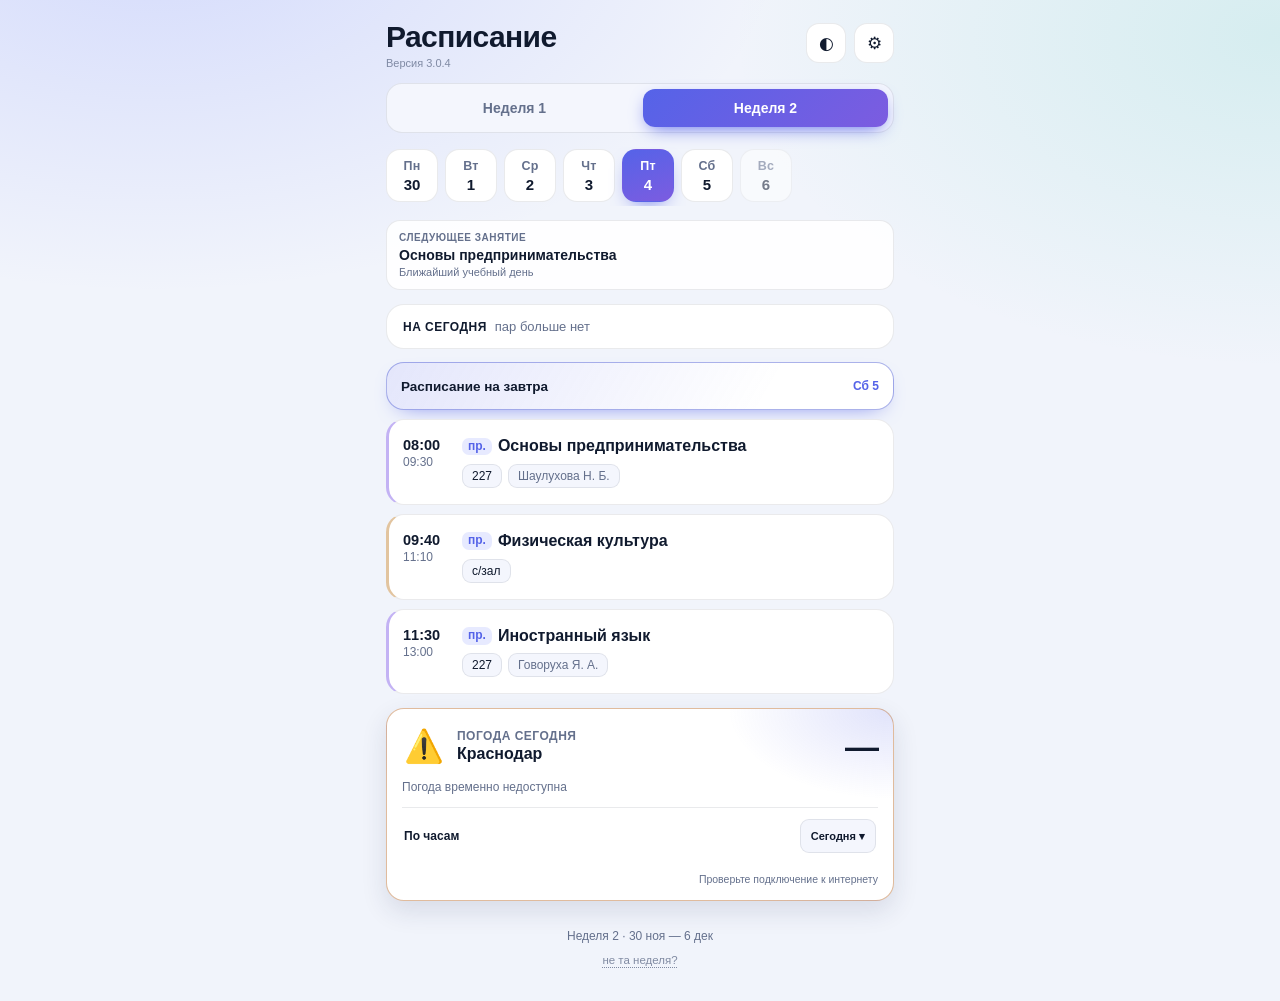
<file: index.html>
<!doctype html>
<html lang="ru" data-theme="dark">
<head>
  <meta charset="utf-8">
  <meta name="viewport" content="width=device-width, initial-scale=1, viewport-fit=cover">
  <meta name="theme-color" content="#0d1220">
  <title>Расписание занятий</title>

  <link rel="manifest" href="manifest.webmanifest">
  <link rel="icon" href="icons/icon.svg" type="image/svg+xml">
  <link rel="apple-touch-icon" href="icons/icon-192.png">
  <meta name="apple-mobile-web-app-capable" content="yes">
  <meta name="mobile-web-app-capable" content="yes">
  <meta name="apple-mobile-web-app-status-bar-style" content="black-translucent">
  <meta name="apple-mobile-web-app-title" content="Расписание">

  <link rel="stylesheet" href="styles.css">
</head>
<body>
  <div class="app">
    <header class="topbar">
      <div class="titles">
        <h1>Расписание</h1>
        <p class="subtitle" id="groupName"></p>
        <p class="app-version" id="appVersion">Версия 3.0.4</p>
      </div>
      <div class="topbar-actions">
        <button type="button" class="ghost-btn" id="todayBtn" hidden>Сегодня</button>
        <div class="theme-picker">
          <button type="button" class="icon-btn" id="themeBtn" aria-label="Выбрать тему" aria-expanded="false" title="Выбрать тему">◐</button>
          <div class="theme-menu" id="themeMenu" role="menu" hidden>
            <button type="button" role="menuitem" data-theme-option="dark"><span>🌌</span> Ночь</button>
            <button type="button" role="menuitem" data-theme-option="light"><span>☁️</span> Светлая</button>
            <button type="button" role="menuitem" data-theme-option="ocean"><span>🌊</span> Океан</button>
            <button type="button" role="menuitem" data-theme-option="sunset"><span>🌅</span> Закат</button>
            <button type="button" role="menuitem" data-theme-option="forest"><span>🌿</span> Лес</button>
          </div>
        </div>
        <button type="button" class="icon-btn" id="settingsBtn" aria-label="Настройки" title="Настройки">⚙</button>
      </div>
    </header>

    <div class="week-switch" id="weekSwitch" role="tablist" aria-label="Выбор недели"></div>

    <nav class="day-tabs" id="dayTabs" aria-label="День недели"></nav>

    <section class="widget-strip" id="widgetStrip" aria-label="Виджеты"></section>

    <main class="content" id="content"></main>

    <section class="weather-card is-loading" id="weatherCard" aria-labelledby="weatherTitle">
      <div class="weather-main">
        <div class="weather-icon" id="weatherIcon" aria-hidden="true">☀️</div>
        <div class="weather-heading">
          <p class="weather-kicker" id="weatherTitle">Погода сегодня</p>
          <p class="weather-place">Краснодар</p>
        </div>
        <div class="weather-temp" id="weatherTemp" aria-label="Температура">—</div>
      </div>
      <div class="weather-details" id="weatherDetails"></div>
      <div class="weather-forecast" id="weatherForecast" aria-label="Прогноз на ближайшие дни"></div>
      <div class="weather-hourly-block">
        <div class="weather-hourly-label">
          <span>По часам</span>
          <button type="button" class="weather-day-button" id="weatherDayButton" aria-haspopup="listbox" aria-expanded="false">Сегодня ▾</button>
        </div>
        <div class="weather-day-menu" id="weatherDayMenu" role="listbox" hidden></div>
        <div class="weather-hourly" id="weatherHourly" aria-label="Почасовой прогноз"></div>
      </div>
      <p class="weather-status" id="weatherStatus">Загружаем прогноз…</p>
    </section>

    <footer class="footnote" id="footnote"></footer>
  </div>

  <button type="button" class="app-update-btn" id="appUpdateBtn" hidden>
    Обновить приложение
  </button>

  <div class="modal-backdrop" id="settingsBackdrop" hidden>
    <section class="settings-panel" role="dialog" aria-modal="true" aria-labelledby="settingsTitle">
      <div class="modal-header">
        <div>
          <p class="modal-kicker">Персонализация</p>
          <h2 id="settingsTitle">Настройки</h2>
        </div>
        <button type="button" class="icon-btn" data-close-modal="settingsBackdrop" aria-label="Закрыть">×</button>
      </div>

      <div class="settings-section">
        <h3>Виджеты на главном экране</h3>
        <p class="settings-hint">Выберите компактные карточки, которые будут показываться над расписанием.</p>
        <label class="setting-row"><input type="checkbox" data-widget="next" checked><span><b>Ближайшая пара</b><small>Следующее занятие и время до него</small></span></label>
        <label class="setting-row"><input type="checkbox" data-widget="today"><span><b>Итоги дня</b><small>Количество пар и первая пара</small></span></label>
        <label class="setting-row"><input type="checkbox" data-widget="weather"><span><b>Погода</b><small>Температура в Краснодаре</small></span></label>
      </div>

      <div class="settings-section">
        <h3>Поведение</h3>
        <label class="setting-row"><input type="checkbox" id="nearestDaySetting" checked><span><b>Открывать ближайший учебный день</b><small>Пропускать выходные и пустые дни</small></span></label>
      </div>

      <div class="settings-section settings-actions">
        <button type="button" class="settings-action" id="editScheduleBtn"><span>✎</span><span><b>Редактировать расписание</b><small>Пары, кабинеты и преподаватели</small></span><span>›</span></button>
        <button type="button" class="settings-action" id="resetScheduleBtn"><span>↺</span><span><b>Сбросить изменения</b><small>Вернуть исходное расписание</small></span><span>›</span></button>
      </div>
    </section>
  </div>

  <div class="modal-backdrop" id="editorBackdrop" hidden>
    <section class="settings-panel editor-panel" role="dialog" aria-modal="true" aria-labelledby="editorTitle">
      <div class="modal-header">
        <div>
          <p class="modal-kicker">Локальные изменения</p>
          <h2 id="editorTitle">Редактор расписания</h2>
        </div>
        <button type="button" class="icon-btn" data-close-modal="editorBackdrop" aria-label="Закрыть">×</button>
      </div>
      <div class="editor-selects">
        <label>Неделя<select id="editorWeek"></select></label>
        <label>День<select id="editorDay"></select></label>
      </div>
      <div id="editorLessons" class="editor-lessons"></div>
      <button type="button" class="primary-btn" id="addLessonBtn">＋ Добавить пару</button>
      <p class="settings-hint">Изменения сохраняются только на этом устройстве.</p>
    </section>
  </div>

  <script src="schedule.js"></script>
  <script src="app.js"></script>
</body>
</html>
</file>
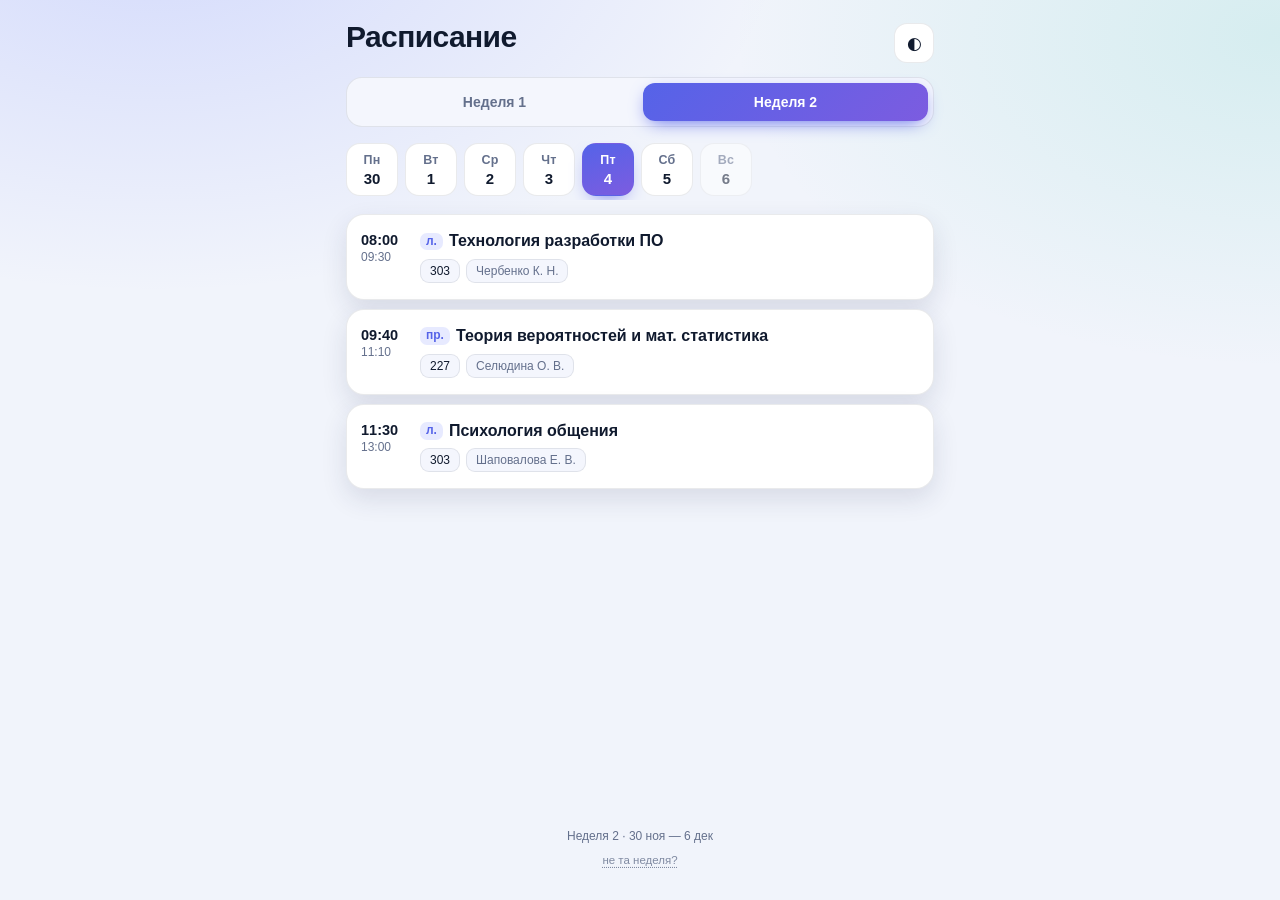
<file: single/index.html>
<!doctype html>
<html lang="ru" data-theme="dark">
<head>
  <meta charset="utf-8">
  <meta name="viewport" content="width=device-width, initial-scale=1, viewport-fit=cover">
  <meta name="theme-color" content="#0d1220">
  <title>Расписание занятий</title>
  <link rel="icon" href="data:image/svg+xml,%3Csvg%20xmlns%3D%22http%3A%2F%2Fwww.w3.org%2F2000%2Fsvg%22%20viewBox%3D%220%200%20512%20512%22%20width%3D%22512%22%20height%3D%22512%22%3E%20%3Cdefs%3E%20%3ClinearGradient%20id%3D%22g%22%20x1%3D%220%22%20y1%3D%220%22%20x2%3D%221%22%20y2%3D%221%22%3E%20%3Cstop%20offset%3D%220%22%20stop-color%3D%22%237b8cff%22%2F%3E%20%3Cstop%20offset%3D%221%22%20stop-color%3D%22%23a78bfa%22%2F%3E%20%3C%2FlinearGradient%3E%20%3C%2Fdefs%3E%20%3Crect%20width%3D%22512%22%20height%3D%22512%22%20rx%3D%22116%22%20fill%3D%22url(%23g)%22%2F%3E%20%3Crect%20x%3D%22108%22%20y%3D%22132%22%20width%3D%22296%22%20height%3D%22252%22%20rx%3D%2240%22%20fill%3D%22%23ffffff%22%20fill-opacity%3D%220.97%22%2F%3E%20%3Crect%20x%3D%22108%22%20y%3D%22132%22%20width%3D%22296%22%20height%3D%2272%22%20rx%3D%2240%22%20fill%3D%22%23e6e9ff%22%2F%3E%20%3Crect%20x%3D%22108%22%20y%3D%22176%22%20width%3D%22296%22%20height%3D%2228%22%20fill%3D%22%23e6e9ff%22%2F%3E%20%3Crect%20x%3D%22164%22%20y%3D%22112%22%20width%3D%2226%22%20height%3D%2256%22%20rx%3D%2213%22%20fill%3D%22%232a3170%22%2F%3E%20%3Crect%20x%3D%22322%22%20y%3D%22112%22%20width%3D%2226%22%20height%3D%2256%22%20rx%3D%2213%22%20fill%3D%22%232a3170%22%2F%3E%20%3Crect%20x%3D%22148%22%20y%3D%22244%22%20width%3D%2276%22%20height%3D%2220%22%20rx%3D%2210%22%20fill%3D%22%237b8cff%22%2F%3E%20%3Crect%20x%3D%22244%22%20y%3D%22244%22%20width%3D%22120%22%20height%3D%2220%22%20rx%3D%2210%22%20fill%3D%22%23c9cffb%22%2F%3E%20%3Crect%20x%3D%22148%22%20y%3D%22294%22%20width%3D%22120%22%20height%3D%2220%22%20rx%3D%2210%22%20fill%3D%22%23c9cffb%22%2F%3E%20%3Crect%20x%3D%22288%22%20y%3D%22294%22%20width%3D%2276%22%20height%3D%2220%22%20rx%3D%2210%22%20fill%3D%22%237b8cff%22%2F%3E%20%3Crect%20x%3D%22148%22%20y%3D%22344%22%20width%3D%2276%22%20height%3D%2220%22%20rx%3D%2210%22%20fill%3D%22%23c9cffb%22%2F%3E%20%3C%2Fsvg%3E">

  <meta name="apple-mobile-web-app-capable" content="yes">
  <meta name="mobile-web-app-capable" content="yes">
  <meta name="apple-mobile-web-app-status-bar-style" content="black-translucent">
  <meta name="apple-mobile-web-app-title" content="Расписание">

  <style>
:root {
  color-scheme: dark;
  --bg: #0d1220;
  --bg-glow-1: rgba(110, 130, 255, .18);
  --bg-glow-2: rgba(70, 200, 180, .12);
  --surface: #172033;
  --surface-2: #1e2942;
  --text: #e9eefb;
  --muted: #93a1c0;
  --line: rgba(255, 255, 255, .09);
  --accent: #7b8cff;
  --accent-2: #a78bfa;
  --accent-ink: #0b1020;
  --now: #4ade80;
  --radius: 18px;
  --shadow: 0 12px 32px rgba(0, 0, 0, .32);
}

html[data-theme="light"] {
  color-scheme: light;
  --bg: #f1f4fb;
  --bg-glow-1: rgba(110, 130, 255, .22);
  --bg-glow-2: rgba(70, 200, 180, .16);
  --surface: #ffffff;
  --surface-2: #f4f6fd;
  --text: #101a2e;
  --muted: #64708c;
  --line: rgba(16, 26, 46, .09);
  --accent: #5563e8;
  --accent-2: #7c5ce0;
  --accent-ink: #ffffff;
  --now: #12a05a;
  --shadow: 0 10px 26px rgba(30, 45, 80, .12);
}

* { box-sizing: border-box; }

html, body {
  margin: 0;
  padding: 0;
  min-height: 100%;
}

body {
  background:
    radial-gradient(900px 520px at 12% -8%, var(--bg-glow-1), transparent 70%),
    radial-gradient(760px 460px at 100% 4%, var(--bg-glow-2), transparent 72%),
    var(--bg);
  background-attachment: fixed;
  color: var(--text);
  font-family: -apple-system, BlinkMacSystemFont, "Segoe UI", Roboto, "Helvetica Neue", Arial, sans-serif;
  -webkit-font-smoothing: antialiased;
  -webkit-tap-highlight-color: transparent;
}

.app {
  max-width: 620px;
  margin: 0 auto;
  min-height: 100dvh;
  display: flex;
  flex-direction: column;
  gap: 14px;
  padding: calc(env(safe-area-inset-top, 0px) + 16px) 16px calc(env(safe-area-inset-bottom, 0px) + 28px);
}

/* ---------- шапка ---------- */

.topbar {
  display: flex;
  align-items: flex-start;
  justify-content: space-between;
  gap: 12px;
  padding-top: 4px;
}

.titles h1 {
  margin: 0;
  font-size: 27px;
  font-weight: 700;
  letter-spacing: -.02em;
}

.subtitle {
  margin: 4px 0 0;
  font-size: 13.5px;
  color: var(--muted);
  min-height: 18px;
}

.topbar-actions {
  display: flex;
  align-items: center;
  gap: 8px;
  padding-top: 3px;
}

.icon-btn {
  width: 40px;
  height: 40px;
  flex: none;
  border-radius: 13px;
  border: 1px solid var(--line);
  background: var(--surface);
  color: var(--text);
  font-size: 17px;
  line-height: 1;
  cursor: pointer;
  display: grid;
  place-items: center;
  transition: transform .12s ease, background .15s ease;
}

.icon-btn:active { transform: scale(.94); }

.ghost-btn {
  border: 1px solid var(--line);
  background: var(--surface);
  color: var(--text);
  font: inherit;
  font-size: 13.5px;
  font-weight: 600;
  padding: 9px 14px;
  border-radius: 12px;
  cursor: pointer;
  transition: transform .12s ease;
}

.ghost-btn:active { transform: scale(.96); }

/* ---------- переключатель недель ---------- */

.week-switch {
  display: flex;
  gap: 6px;
  padding: 5px;
  background: var(--surface-2);
  border: 1px solid var(--line);
  border-radius: 16px;
}

.week-switch button {
  flex: 1 1 0;
  min-width: 0;
  padding: 11px 8px;
  border: 0;
  border-radius: 12px;
  background: transparent;
  color: var(--muted);
  font: inherit;
  font-size: 14px;
  font-weight: 600;
  white-space: nowrap;
  overflow: hidden;
  text-overflow: ellipsis;
  cursor: pointer;
  transition: background .18s ease, color .18s ease, box-shadow .18s ease;
}

.week-switch button[aria-selected="true"] {
  background: linear-gradient(135deg, var(--accent), var(--accent-2));
  color: var(--accent-ink);
  box-shadow: 0 6px 18px -6px var(--accent);
}

/* ---------- дни ---------- */

.day-tabs {
  display: flex;
  gap: 7px;
  overflow-x: auto;
  overflow-y: hidden;
  scrollbar-width: none;
  -webkit-overflow-scrolling: touch;
  padding: 2px 2px 4px;
  margin: 0 -2px;
}

.day-tabs::-webkit-scrollbar { display: none; }

.day-tab {
  flex: 0 0 auto;
  min-width: 52px;
  padding: 9px 10px 8px;
  border-radius: 14px;
  border: 1px solid var(--line);
  background: var(--surface);
  color: var(--muted);
  cursor: pointer;
  display: flex;
  flex-direction: column;
  align-items: center;
  gap: 3px;
  font: inherit;
  transition: background .18s ease, color .18s ease, transform .12s ease, border-color .18s ease;
}

.day-tab:active { transform: scale(.96); }

.day-tab .d-name {
  font-size: 12.5px;
  font-weight: 600;
  letter-spacing: .02em;
}

.day-tab .d-date {
  font-size: 15px;
  font-weight: 700;
  color: var(--text);
}

.day-tab[aria-current="true"] {
  border-color: color-mix(in srgb, var(--accent) 55%, transparent);
}

.day-tab.is-today .d-name { color: var(--accent); }

.day-tab[aria-selected="true"] {
  background: linear-gradient(160deg, var(--accent), var(--accent-2));
  border-color: transparent;
  color: var(--accent-ink);
  box-shadow: 0 8px 20px -10px var(--accent);
}

.day-tab[aria-selected="true"] .d-date,
.day-tab[aria-selected="true"] .d-name { color: var(--accent-ink); }

.day-tab.is-empty { opacity: .55; }

/* ---------- список пар ---------- */

.content {
  display: flex;
  flex-direction: column;
  gap: 9px;
  flex: 1 1 auto;
}

.lesson {
  position: relative;
  display: flex;
  gap: 13px;
  align-items: flex-start;
  padding: 14px 14px 14px 12px;
  background: var(--surface);
  border: 1px solid var(--line);
  border-radius: var(--radius);
  box-shadow: var(--shadow);
  animation: rise .26s ease both;
}

@keyframes rise {
  from { opacity: 0; transform: translateY(6px); }
  to { opacity: 1; transform: none; }
}

.lesson.past { opacity: .5; }

.lesson.now {
  border-color: color-mix(in srgb, var(--now) 55%, transparent);
  box-shadow: 0 0 0 1px color-mix(in srgb, var(--now) 30%, transparent), var(--shadow);
}

.lesson-time {
  flex: 0 0 auto;
  display: flex;
  flex-direction: column;
  gap: 2px;
  padding-top: 1px;
  min-width: 46px;
  font-variant-numeric: tabular-nums;
}

.lesson-time .t-start {
  font-size: 14.5px;
  font-weight: 700;
}

.lesson-time .t-end {
  font-size: 12px;
  color: var(--muted);
}

.lesson-body {
  min-width: 0;
  flex: 1 1 auto;
}

.lesson-subject {
  margin: 0;
  font-size: 16px;
  font-weight: 650;
  line-height: 1.3;
  overflow-wrap: anywhere;
  padding-right: 54px;
}

.lesson-subject .kind {
  display: inline-block;
  margin-right: 6px;
  padding: 1px 6px;
  border-radius: 7px;
  background: var(--accent-soft, rgba(123, 140, 255, .18));
  color: var(--accent);
  font-size: 12px;
  font-weight: 700;
  vertical-align: 1.5px;
}

.lesson-meta {
  margin: 7px 0 0;
  display: flex;
  flex-wrap: wrap;
  gap: 6px;
}

.chip {
  display: inline-flex;
  align-items: center;
  gap: 4px;
  padding: 4px 9px;
  border-radius: 9px;
  background: var(--surface-2);
  border: 1px solid var(--line);
  font-size: 12px;
  color: var(--muted);
  font-weight: 500;
}

.chip.room { color: var(--text); }

.lesson-note {
  margin: 7px 0 0;
  font-size: 12.5px;
  color: var(--muted);
  font-style: italic;
}

.badge-now {
  position: absolute;
  top: 11px;
  right: 11px;
  font-size: 10.5px;
  font-weight: 700;
  letter-spacing: .04em;
  text-transform: uppercase;
  color: var(--now);
  background: color-mix(in srgb, var(--now) 14%, transparent);
  border: 1px solid color-mix(in srgb, var(--now) 35%, transparent);
  border-radius: 999px;
  padding: 3px 8px;
}

/* ---------- пустое состояние ---------- */

.empty {
  display: flex;
  flex-direction: column;
  align-items: center;
  justify-content: center;
  gap: 8px;
  text-align: center;
  padding: 52px 18px;
  color: var(--muted);
  border: 1px dashed var(--line);
  border-radius: var(--radius);
  background: color-mix(in srgb, var(--surface) 55%, transparent);
}

.empty .emoji { font-size: 34px; line-height: 1; }
.empty .title { font-size: 15.5px; font-weight: 650; color: var(--text); }
.empty .hint { font-size: 13px; max-width: 260px; line-height: 1.45; }

/* ---------- подвал ---------- */

.footnote {
  margin-top: auto;
  padding-top: 12px;
  display: flex;
  flex-direction: column;
  align-items: center;
  gap: 4px;
  font-size: 12px;
  color: var(--muted);
  line-height: 1.5;
}

.link-btn {
  border: 0;
  background: none;
  padding: 3px 6px;
  font: inherit;
  font-size: 11.5px;
  color: var(--muted);
  text-decoration: underline;
  text-decoration-style: dotted;
  text-underline-offset: 3px;
  cursor: pointer;
  opacity: .8;
}

.link-btn:active { opacity: 1; }

@media (min-width: 480px) {
  .titles h1 { font-size: 30px; }
  .lesson { padding: 16px 16px 16px 14px; }
}

@media (prefers-reduced-motion: reduce) {
  *, *::before, *::after { animation: none !important; transition: none !important; }
}

</style>
</head>
<body>
  <div class="app">
    <header class="topbar">
      <div class="titles">
        <h1>Расписание</h1>
        <p class="subtitle" id="groupName"></p>
      </div>
      <div class="topbar-actions">
        <button type="button" class="ghost-btn" id="todayBtn" hidden>Сегодня</button>
        <button type="button" class="icon-btn" id="themeBtn" aria-label="Сменить тему" title="Сменить тему">◐</button>
      </div>
    </header>

    <div class="week-switch" id="weekSwitch" role="tablist" aria-label="Выбор недели"></div>

    <nav class="day-tabs" id="dayTabs" aria-label="День недели"></nav>

    <main class="content" id="content"></main>

    <footer class="footnote" id="footnote"></footer>
  </div>

  <script>
/*
  ДАННЫЕ РАСПИСАНИЯ
  -----------------
  Всё расписание живёт здесь. Приложение (app.js) рисует его само.

  zones:
    days  — mon, tue, wed, thu, fri, sat, sun (день можно не указывать, если пар нет)
    пара  — start/end "ЧЧ:ММ", subject, kind ("пр." / "л." / "лаб."),
            room, teacher, note (необязательно)

  weeks — список недель. Их может быть 2, 3, сколько угодно:
          приложение переключает их по кругу.

  meta.semesterStart — понедельник недели №1 (или любая дата внутри неё).
          От этой даты считается, какая неделя идёт сейчас.
*/

window.SCHEDULE = {
  meta: {
    group: "",                        // можно вписать группу — появится под заголовком
    semesterStart: "2026-09-01",      // от этой даты считается номер недели
  },

  weeks: [
    {
      label: "Неделя 1",
      days: {
        mon: [
          { start: "08:00", end: "09:30", kind: "пр.", subject: "Технология разработки ПО", room: "119", teacher: "Чербенко К. Н." },
          { start: "09:40", end: "11:10", kind: "л.",  subject: "Экономика отрасли", room: "303", teacher: "Гаврилова И. И." },
        ],
        tue: [
          { start: "08:00", end: "09:30", kind: "л.",  subject: "Основы предпринимательства", room: "303", teacher: "Шаулухова Н. Б." },
          { start: "09:40", end: "11:10", kind: "пр.", subject: "Безопасность жизнедеятельности", room: "227", teacher: "Горовенко Д. В." },
          { start: "11:30", end: "13:00", kind: "пр.", subject: "Теория вероятностей и мат. статистика", room: "227", teacher: "Селюдина О. В." },
        ],
        wed: [
          { start: "09:40", end: "11:10", kind: "л.",  subject: "Безопасность жизнедеятельности", room: "303", teacher: "Горовенко Д. В." },
          { start: "11:30", end: "13:00", kind: "пр.", subject: "Технология разработки и защиты БД", room: "126", teacher: "Бобровская Н. С." },
        ],
        thu: [
          { start: "08:00", end: "09:30", kind: "пр.", subject: "Технология разработки ПО", room: "119", teacher: "Чербенко К. Н." },
          { start: "09:40", end: "11:10", kind: "л.",  subject: "Технология разработки и защиты БД", room: "303", teacher: "Бобровская Н. С." },
        ],
        fri: [
          { start: "08:00", end: "09:30", kind: "л.",  subject: "Технология разработки ПО", room: "303", teacher: "Чербенко К. Н." },
          { start: "09:40", end: "11:10", kind: "пр.", subject: "Технология разработки и защиты БД", room: "126", teacher: "Бобровская Н. С." },
          { start: "11:30", end: "13:00", kind: "л.",  subject: "Психология общения", room: "303", teacher: "Шаповалова Е. В." },
        ],
        sat: [
          { start: "08:00", end: "09:30", kind: "пр.", subject: "Основы предпринимательства", room: "227", teacher: "Шаулухова Н. Б." },
          { start: "09:40", end: "11:10", kind: "пр.", subject: "Физическая культура", room: "с/зал" },
          { start: "11:30", end: "13:00", kind: "пр.", subject: "Иностранный язык", room: "227", teacher: "Говоруха Я. А." },
        ],
        sun: [],
      },
    },

    {
      label: "Неделя 2",
      days: {
        mon: [
          { start: "08:00", end: "09:30", kind: "пр.", subject: "Экономика отрасли", room: "227", teacher: "Гаврилова И. И." },
          { start: "09:40", end: "11:10", kind: "л.",  subject: "Экономика отрасли", room: "303", teacher: "Гаврилова И. И." },
        ],
        tue: [
          { start: "08:00", end: "09:30", kind: "л.",  subject: "Теория вероятностей и мат. статистика", room: "303", teacher: "Селюдина О. В." },
          { start: "09:40", end: "11:10", kind: "пр.", subject: "Безопасность жизнедеятельности", room: "227", teacher: "Горовенко Д. В." },
        ],
        wed: [
          { start: "09:40", end: "11:10", kind: "л.",  subject: "Безопасность жизнедеятельности", room: "303", teacher: "Горовенко Д. В." },
          { start: "11:30", end: "13:00", kind: "пр.", subject: "Технология разработки и защиты БД", room: "126", teacher: "Бобровская Н. С." },
          { start: "13:10", end: "14:40", kind: "пр.", subject: "Психология общения", room: "201", teacher: "Шаповалова Е. В." },
        ],
        thu: [
          { start: "08:00", end: "09:30", kind: "пр.", subject: "Технология разработки ПО", room: "119", teacher: "Чербенко К. Н." },
          { start: "09:40", end: "11:10", kind: "л.",  subject: "Технология разработки и защиты БД", room: "303", teacher: "Бобровская Н. С." },
        ],
        fri: [
          { start: "08:00", end: "09:30", kind: "л.",  subject: "Технология разработки ПО", room: "303", teacher: "Чербенко К. Н." },
          { start: "09:40", end: "11:10", kind: "пр.", subject: "Теория вероятностей и мат. статистика", room: "227", teacher: "Селюдина О. В." },
          { start: "11:30", end: "13:00", kind: "л.",  subject: "Психология общения", room: "303", teacher: "Шаповалова Е. В." },
        ],
        sat: [
          { start: "08:00", end: "09:30", kind: "пр.", subject: "Основы предпринимательства", room: "227", teacher: "Шаулухова Н. Б." },
          { start: "09:40", end: "11:10", kind: "пр.", subject: "Физическая культура", room: "с/зал" },
          { start: "11:30", end: "13:00", kind: "пр.", subject: "Иностранный язык", room: "227", teacher: "Говоруха Я. А." },
        ],
        sun: [],
      },
    },
  ],
};

</script>
  <script>
(function () {
  'use strict';

  const DATA = window.SCHEDULE;
  const contentEl = document.getElementById('content');

  if (!DATA || !Array.isArray(DATA.weeks) || DATA.weeks.length === 0) {
    contentEl.innerHTML =
      '<div class="empty"><div class="emoji">⚠️</div>' +
      '<div class="title">Нет данных</div>' +
      '<div class="hint">Проверьте файл schedule.js рядом с приложением.</div></div>';
    return;
  }

  const WEEKS = DATA.weeks;
  const N = WEEKS.length;

  const DAYS = [
    { key: 'mon', short: 'Пн', full: 'Понедельник' },
    { key: 'tue', short: 'Вт', full: 'Вторник' },
    { key: 'wed', short: 'Ср', full: 'Среда' },
    { key: 'thu', short: 'Чт', full: 'Четверг' },
    { key: 'fri', short: 'Пт', full: 'Пятница' },
    { key: 'sat', short: 'Сб', full: 'Суббота' },
    { key: 'sun', short: 'Вс', full: 'Воскресенье' },
  ];

  const MONTHS = ['янв', 'фев', 'мар', 'апр', 'мая', 'июн', 'июл', 'авг', 'сен', 'окт', 'ноя', 'дек'];

  /* ---------------- даты ---------------- */

  function startOfDay(d) {
    const x = new Date(d);
    x.setHours(0, 0, 0, 0);
    return x;
  }

  function mondayOf(date) {
    const d = startOfDay(date);
    d.setDate(d.getDate() - ((d.getDay() + 6) % 7));
    return d;
  }

  function parseDate(str) {
    if (!str) return null;
    const m = /^(\d{4})-(\d{2})-(\d{2})$/.exec(String(str).trim());
    if (!m) return null;
    const d = new Date(Number(m[1]), Number(m[2]) - 1, Number(m[3]));
    return isNaN(d.getTime()) ? null : d;
  }

  function addDays(date, n) {
    const d = new Date(date);
    d.setDate(d.getDate() + n);
    return d;
  }

  function daysBetween(a, b) {
    return Math.round((startOfDay(b) - startOfDay(a)) / 86400000);
  }

  const TODAY = new Date();
  const TODAY_IDX = (TODAY.getDay() + 6) % 7;
  const BASE_MONDAY = mondayOf(TODAY);

  const semesterStart = parseDate(DATA.meta && DATA.meta.semesterStart);

  function rawCycleIndex(monday) {
    if (!semesterStart) return 0;
    const passed = Math.floor(daysBetween(mondayOf(semesterStart), monday) / 7);
    return ((passed % N) + N) % N;
  }

  function loadCalib() {
    try {
      const v = parseInt(localStorage.getItem('schedule.calib'), 10);
      return Number.isFinite(v) ? ((v % N) + N) % N : 0;
    } catch (e) {
      return 0;
    }
  }

  function saveCalib(v) {
    try { localStorage.setItem('schedule.calib', String((v % N + N) % N)); } catch (e) { /* ignore */ }
  }

  let calib = loadCalib();

  function autoIndex() {
    return (rawCycleIndex(BASE_MONDAY) + calib) % N;
  }

  /* ---------------- состояние ---------------- */

  const state = {
    offset: 0,
    day: TODAY_IDX,
  };

  function currentWeek() {
    return WEEKS[(autoIndex() + state.offset) % N] || WEEKS[0];
  }

  function shownMonday() {
    return addDays(BASE_MONDAY, state.offset * 7);
  }

  function hasLessons(week, dayKey) {
    const list = week && week.days && week.days[dayKey];
    return Array.isArray(list) && list.length > 0;
  }

  function lessonsFor(week, dayKey) {
    const list = week && week.days && week.days[dayKey];
    return Array.isArray(list) ? list.slice() : [];
  }

  // если сегодня пар нет — открываем ближайший день с парами
  (function pickSmartDay() {
    if (hasLessons(currentWeek(), DAYS[TODAY_IDX].key)) return;
    for (let i = 0; i < 7; i++) {
      const idx = (TODAY_IDX + i) % 7;
      if (hasLessons(currentWeek(), DAYS[idx].key)) { state.day = idx; return; }
    }
    state.day = TODAY_IDX < 5 ? TODAY_IDX : 0;
  })();

  /* ---------------- время ---------------- */

  function toMinutes(hhmm) {
    const m = /^(\d{1,2})[:.\-](\d{2})$/.exec(String(hhmm || '').trim());
    if (!m) return null;
    return Number(m[1]) * 60 + Number(m[2]);
  }

  const NOW_MIN = TODAY.getHours() * 60 + TODAY.getMinutes();

  /* ---------------- элементы ---------------- */

  const weekSwitchEl = document.getElementById('weekSwitch');
  const dayTabsEl = document.getElementById('dayTabs');
  const groupNameEl = document.getElementById('groupName');
  const footnoteEl = document.getElementById('footnote');
  const todayBtn = document.getElementById('todayBtn');
  const themeBtn = document.getElementById('themeBtn');

  if (DATA.meta && DATA.meta.group) {
    groupNameEl.textContent = DATA.meta.group;
  } else if (groupNameEl) {
    groupNameEl.hidden = true;
  }

  function esc(s) {
    return String(s == null ? '' : s)
      .replace(/&/g, '&amp;')
      .replace(/</g, '&lt;')
      .replace(/>/g, '&gt;')
      .replace(/"/g, '&quot;');
  }

  /* ---------------- отрисовка ---------------- */

  function renderWeekSwitch() {
    const active = (autoIndex() + state.offset) % N;
    weekSwitchEl.innerHTML = '';

    WEEKS.forEach(function (week, i) {
      const btn = document.createElement('button');
      btn.type = 'button';
      btn.setAttribute('role', 'tab');
      btn.textContent = week.label || ('Неделя ' + (i + 1));
      btn.setAttribute('aria-selected', String(i === active));
      btn.addEventListener('click', function () {
        state.offset = (i - autoIndex() + N) % N;
        render();
      });
      weekSwitchEl.appendChild(btn);
    });
  }

  function renderDayTabs() {
    const monday = shownMonday();
    const week = currentWeek();
    dayTabsEl.innerHTML = '';

    DAYS.forEach(function (day, i) {
      const date = addDays(monday, i);
      const btn = document.createElement('button');
      btn.type = 'button';
      btn.className = 'day-tab';
      btn.setAttribute('role', 'tab');

      const isSelected = i === state.day;
      btn.setAttribute('aria-selected', String(isSelected));

      if (i === TODAY_IDX && state.offset === 0) {
        btn.classList.add('is-today');
        btn.setAttribute('aria-current', 'true');
      }
      if (!hasLessons(week, day.key)) btn.classList.add('is-empty');

      btn.innerHTML =
        '<span class="d-name">' + day.short + '</span>' +
        '<span class="d-date">' + date.getDate() + '</span>';

      btn.addEventListener('click', function () {
        state.day = i;
        render();
      });

      dayTabsEl.appendChild(btn);

      if (isSelected) {
        requestAnimationFrame(function () {
          btn.scrollIntoView({ block: 'nearest', inline: 'center', behavior: 'smooth' });
        });
      }
    });
  }

  function renderContent() {
    const week = currentWeek();
    const dayKey = DAYS[state.day].key;
    const lessons = lessonsFor(week, dayKey);

    lessons.sort(function (a, b) {
      const am = toMinutes(a.start);
      const bm = toMinutes(b.start);
      return (am == null ? 9999 : am) - (bm == null ? 9999 : bm);
    });

    if (lessons.length === 0) {
      const isWeekend = state.day >= 5;
      contentEl.innerHTML =
        '<div class="empty">' +
        '<div class="emoji">' + (isWeekend ? '🌿' : '☕️') + '</div>' +
        '<div class="title">' + (isWeekend ? 'Выходной' : 'Пар нет') + '</div>' +
        '<div class="hint">' + esc(DAYS[state.day].full) + ' — занятий не найдено.</div>' +
        '</div>';
      return;
    }

    const onToday = state.offset === 0 && state.day === TODAY_IDX;
    let html = '';

    lessons.forEach(function (lesson, idx) {
      const start = toMinutes(lesson.start);
      const end = toMinutes(lesson.end);
      const isNow = onToday && start != null && end != null && NOW_MIN >= start && NOW_MIN < end;
      const isPast = onToday && end != null && NOW_MIN >= end;

      const cls = ['lesson'];
      if (isNow) cls.push('now');
      else if (isPast) cls.push('past');

      html += '<article class="' + cls.join(' ') + '" style="animation-delay:' + (idx * 22) + 'ms">';

      if (isNow) html += '<span class="badge-now">сейчас</span>';

      html += '<div class="lesson-time">' +
        '<span class="t-start">' + esc(lesson.start || '') + '</span>' +
        (lesson.end ? '<span class="t-end">' + esc(lesson.end) + '</span>' : '') +
        '</div>';

      html += '<div class="lesson-body"><p class="lesson-subject">';
      if (lesson.kind) html += '<span class="kind">' + esc(lesson.kind) + '</span>';
      html += esc(lesson.subject || 'Без названия');
      html += '</p>';

      const chips = [];
      if (lesson.room) chips.push('<span class="chip room">' + esc(lesson.room) + '</span>');
      if (lesson.teacher) chips.push('<span class="chip teacher">' + esc(lesson.teacher) + '</span>');
      if (chips.length) html += '<p class="lesson-meta">' + chips.join('') + '</p>';

      if (lesson.note) html += '<p class="lesson-note">' + esc(lesson.note) + '</p>';

      html += '</div></article>';
    });

    contentEl.innerHTML = html;
  }

  function renderFootnote() {
    const monday = shownMonday();
    const sunday = addDays(monday, 6);
    const week = currentWeek();

    const range =
      monday.getDate() + ' ' + MONTHS[monday.getMonth()] + ' — ' +
      sunday.getDate() + ' ' + MONTHS[sunday.getMonth()];

    footnoteEl.innerHTML =
      '<span>' + esc(week.label || 'Неделя') + ' · ' + range + '</span>' +
      '<button type="button" class="link-btn" id="calibBtn" title="Если приложение считает неделю неверно">не та неделя?</button>';
  }

  function renderTodayBtn() {
    todayBtn.hidden = state.offset === 0 && state.day === TODAY_IDX;
  }

  function render() {
    renderWeekSwitch();
    renderDayTabs();
    renderContent();
    renderFootnote();
    renderTodayBtn();
    document.title = (currentWeek().label || 'Расписание') + ' · Расписание';
  }

  todayBtn.addEventListener('click', function () {
    state.offset = 0;
    state.day = TODAY_IDX;
    render();
  });

  footnoteEl.addEventListener('click', function (e) {
    const btn = e.target.closest && e.target.closest('#calibBtn');
    if (!btn) return;
    calib = (calib + 1) % N;
    saveCalib(calib);
    state.offset = 0;
    render();
  });

  /* ---------------- тема ---------------- */

  function applyTheme(theme) {
    document.documentElement.setAttribute('data-theme', theme);
    const meta = document.querySelector('meta[name="theme-color"]');
    if (meta) meta.setAttribute('content', theme === 'light' ? '#f1f4fb' : '#0d1220');
    try { localStorage.setItem('schedule.theme', theme); } catch (e) { /* ignore */ }
  }

  (function initTheme() {
    let saved = null;
    try { saved = localStorage.getItem('schedule.theme'); } catch (e) { saved = null; }
    if (saved === 'light' || saved === 'dark') {
      applyTheme(saved);
    } else {
      const light = window.matchMedia && window.matchMedia('(prefers-color-scheme: light)').matches;
      applyTheme(light ? 'light' : 'dark');
    }
  })();

  themeBtn.addEventListener('click', function () {
    applyTheme(document.documentElement.getAttribute('data-theme') === 'light' ? 'dark' : 'light');
  });

  render();

  /* ---------------- service worker ---------------- */

  if ('serviceWorker' in navigator && location.protocol.indexOf('http') === 0) {
    window.addEventListener('load', function () {
      navigator.serviceWorker.register('sw.js').catch(function () { /* без офлайна */ });
    });
  }
})();

</script>
</body>
</html>
</file>
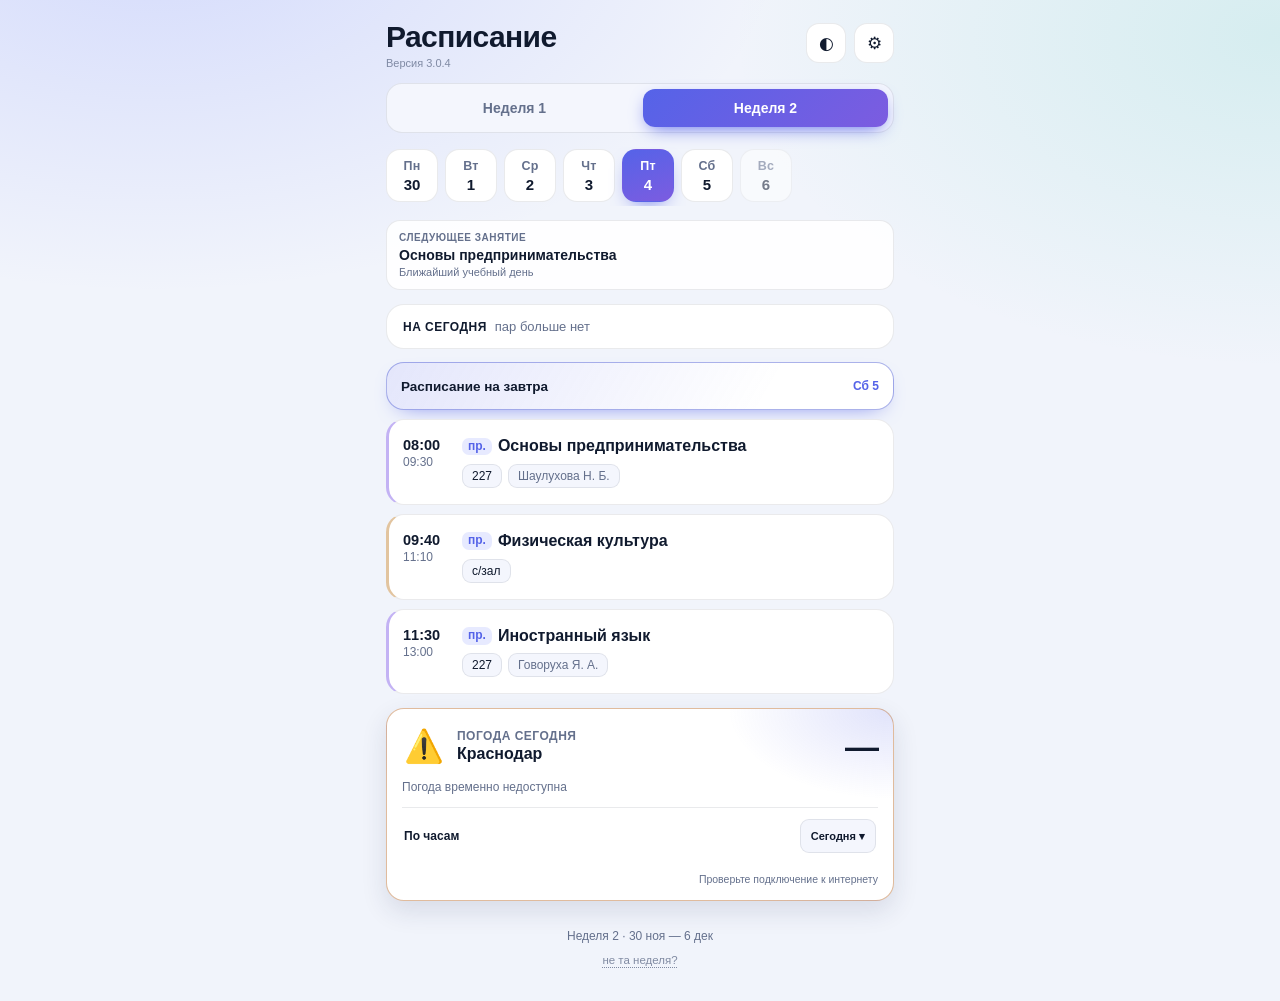
<file: raspisanie-standalone.html>
<!doctype html>
<html lang="ru" data-theme="dark">
<head>
  <meta charset="utf-8">
  <meta name="viewport" content="width=device-width, initial-scale=1, viewport-fit=cover">
  <meta name="theme-color" content="#0d1220">
  <title>Расписание занятий</title>
  <link rel="icon" href="data:image/svg+xml,%3Csvg%20xmlns%3D%22http%3A%2F%2Fwww.w3.org%2F2000%2Fsvg%22%20viewBox%3D%220%200%20512%20512%22%20width%3D%22512%22%20height%3D%22512%22%3E%20%3Cdefs%3E%20%3ClinearGradient%20id%3D%22g%22%20x1%3D%220%22%20y1%3D%220%22%20x2%3D%221%22%20y2%3D%221%22%3E%20%3Cstop%20offset%3D%220%22%20stop-color%3D%22%237b8cff%22%2F%3E%20%3Cstop%20offset%3D%221%22%20stop-color%3D%22%23a78bfa%22%2F%3E%20%3C%2FlinearGradient%3E%20%3C%2Fdefs%3E%20%3Crect%20width%3D%22512%22%20height%3D%22512%22%20rx%3D%22116%22%20fill%3D%22url(%23g)%22%2F%3E%20%3Crect%20x%3D%22108%22%20y%3D%22132%22%20width%3D%22296%22%20height%3D%22252%22%20rx%3D%2240%22%20fill%3D%22%23ffffff%22%20fill-opacity%3D%220.97%22%2F%3E%20%3Crect%20x%3D%22108%22%20y%3D%22132%22%20width%3D%22296%22%20height%3D%2272%22%20rx%3D%2240%22%20fill%3D%22%23e6e9ff%22%2F%3E%20%3Crect%20x%3D%22108%22%20y%3D%22176%22%20width%3D%22296%22%20height%3D%2228%22%20fill%3D%22%23e6e9ff%22%2F%3E%20%3Crect%20x%3D%22164%22%20y%3D%22112%22%20width%3D%2226%22%20height%3D%2256%22%20rx%3D%2213%22%20fill%3D%22%232a3170%22%2F%3E%20%3Crect%20x%3D%22322%22%20y%3D%22112%22%20width%3D%2226%22%20height%3D%2256%22%20rx%3D%2213%22%20fill%3D%22%232a3170%22%2F%3E%20%3Crect%20x%3D%22148%22%20y%3D%22244%22%20width%3D%2276%22%20height%3D%2220%22%20rx%3D%2210%22%20fill%3D%22%237b8cff%22%2F%3E%20%3Crect%20x%3D%22244%22%20y%3D%22244%22%20width%3D%22120%22%20height%3D%2220%22%20rx%3D%2210%22%20fill%3D%22%23c9cffb%22%2F%3E%20%3Crect%20x%3D%22148%22%20y%3D%22294%22%20width%3D%22120%22%20height%3D%2220%22%20rx%3D%2210%22%20fill%3D%22%23c9cffb%22%2F%3E%20%3Crect%20x%3D%22288%22%20y%3D%22294%22%20width%3D%2276%22%20height%3D%2220%22%20rx%3D%2210%22%20fill%3D%22%237b8cff%22%2F%3E%20%3Crect%20x%3D%22148%22%20y%3D%22344%22%20width%3D%2276%22%20height%3D%2220%22%20rx%3D%2210%22%20fill%3D%22%23c9cffb%22%2F%3E%20%3C%2Fsvg%3E">

  <meta name="apple-mobile-web-app-capable" content="yes">
  <meta name="mobile-web-app-capable" content="yes">
  <meta name="apple-mobile-web-app-status-bar-style" content="black-translucent">
  <meta name="apple-mobile-web-app-title" content="Расписание">

  <style>
:root {
  color-scheme: dark;
  --bg: #0d1220;
  --bg-glow-1: rgba(110, 130, 255, .18);
  --bg-glow-2: rgba(70, 200, 180, .12);
  --surface: #172033;
  --surface-2: #1e2942;
  --text: #e9eefb;
  --muted: #93a1c0;
  --line: rgba(255, 255, 255, .09);
  --accent: #7b8cff;
  --accent-2: #a78bfa;
  --accent-ink: #0b1020;
  --now: #4ade80;
  --radius: 18px;
  --shadow: 0 12px 32px rgba(0, 0, 0, .32);
}

html[data-theme="light"] {
  color-scheme: light;
  --bg: #f1f4fb;
  --bg-glow-1: rgba(110, 130, 255, .22);
  --bg-glow-2: rgba(70, 200, 180, .16);
  --surface: #ffffff;
  --surface-2: #f4f6fd;
  --text: #101a2e;
  --muted: #64708c;
  --line: rgba(16, 26, 46, .09);
  --accent: #5563e8;
  --accent-2: #7c5ce0;
  --accent-ink: #ffffff;
  --now: #12a05a;
  --shadow: 0 10px 26px rgba(30, 45, 80, .12);
}

html[data-theme="ocean"] {
  color-scheme: dark;
  --bg: #071a2d;
  --bg-glow-1: rgba(44, 190, 255, .2);
  --bg-glow-2: rgba(52, 220, 190, .14);
  --surface: #0d2a45;
  --surface-2: #123b5d;
  --text: #e5f7ff;
  --muted: #8fb9cc;
  --line: rgba(160, 225, 255, .14);
  --accent: #49c6ff;
  --accent-2: #5b8cff;
  --accent-ink: #061522;
  --now: #4adea0;
  --shadow: 0 12px 32px rgba(0, 8, 20, .38);
}

html[data-theme="sunset"] {
  color-scheme: dark;
  --bg: #24131b;
  --bg-glow-1: rgba(255, 128, 86, .22);
  --bg-glow-2: rgba(218, 92, 202, .16);
  --surface: #3a1f2b;
  --surface-2: #51293a;
  --text: #fff0f1;
  --muted: #d4a8b1;
  --line: rgba(255, 218, 225, .14);
  --accent: #ff9060;
  --accent-2: #d76bff;
  --accent-ink: #2b1021;
  --now: #72d6a1;
  --shadow: 0 12px 32px rgba(28, 5, 18, .4);
}

html[data-theme="forest"] {
  color-scheme: dark;
  --bg: #0e1e19;
  --bg-glow-1: rgba(86, 200, 135, .2);
  --bg-glow-2: rgba(183, 213, 94, .12);
  --surface: #153129;
  --surface-2: #1d4234;
  --text: #ecfff3;
  --muted: #9dc4ac;
  --line: rgba(195, 245, 208, .14);
  --accent: #57c887;
  --accent-2: #b3d65e;
  --accent-ink: #092015;
  --now: #71e2a5;
  --shadow: 0 12px 32px rgba(3, 15, 9, .4);
}

* { box-sizing: border-box; }

html, body {
  margin: 0;
  padding: 0;
  min-height: 100%;
}

body {
  background:
    radial-gradient(900px 520px at 12% -8%, var(--bg-glow-1), transparent 70%),
    radial-gradient(760px 460px at 100% 4%, var(--bg-glow-2), transparent 72%),
    var(--bg);
  background-attachment: fixed;
  color: var(--text);
  font-family: -apple-system, BlinkMacSystemFont, "Segoe UI", Roboto, "Helvetica Neue", Arial, sans-serif;
  -webkit-font-smoothing: antialiased;
  -webkit-tap-highlight-color: transparent;
}

.app {
  max-width: 540px;
  margin: 0 auto;
  min-height: 100dvh;
  display: flex;
  flex-direction: column;
  gap: 14px;
  padding: calc(env(safe-area-inset-top, 0px) + 16px) 16px calc(env(safe-area-inset-bottom, 0px) + 28px);
}

/* ---------- шапка ---------- */

.topbar {
  display: flex;
  align-items: flex-start;
  justify-content: space-between;
  gap: 12px;
  padding-top: 4px;
}

.titles h1 {
  margin: 0;
  font-size: 27px;
  font-weight: 700;
  letter-spacing: -.02em;
}

.subtitle {
  margin: 4px 0 0;
  font-size: 13.5px;
  color: var(--muted);
  min-height: 18px;
}

.app-version {
  margin: 3px 0 0;
  color: var(--muted);
  font-size: 11px;
  opacity: .78;
}

.topbar-actions {
  display: flex;
  align-items: center;
  gap: 8px;
  padding-top: 3px;
}

.theme-picker {
  position: relative;
}

.theme-menu {
  position: absolute;
  z-index: 30;
  top: calc(100% + 8px);
  right: 0;
  display: flex;
  flex-direction: column;
  gap: 4px;
  min-width: 150px;
  padding: 6px;
  border: 1px solid var(--line);
  border-radius: 13px;
  background: color-mix(in srgb, var(--surface) 96%, transparent);
  box-shadow: var(--shadow);
  backdrop-filter: blur(14px);
}

.theme-menu[hidden] { display: none; }

.theme-menu button {
  display: flex;
  align-items: center;
  gap: 8px;
  min-height: 36px;
  padding: 7px 9px;
  border: 0;
  border-radius: 9px;
  background: transparent;
  color: var(--text);
  font: inherit;
  font-size: 12px;
  text-align: left;
  cursor: pointer;
}

.theme-menu button:hover,
.theme-menu button:focus-visible { background: var(--surface-2); }
.theme-menu button span { width: 20px; font-size: 16px; text-align: center; }

.icon-btn {
  width: 40px;
  height: 40px;
  flex: none;
  border-radius: 13px;
  border: 1px solid var(--line);
  background: var(--surface);
  color: var(--text);
  font-size: 17px;
  line-height: 1;
  cursor: pointer;
  display: grid;
  place-items: center;
  transition: transform .12s ease, background .15s ease;
}

.icon-btn:active { transform: scale(.94); }

.icon-btn.is-off {
  opacity: .45;
  filter: grayscale(.4);
}

.ghost-btn {
  border: 1px solid var(--line);
  background: var(--surface);
  color: var(--text);
  font: inherit;
  font-size: 13.5px;
  font-weight: 600;
  padding: 9px 14px;
  border-radius: 12px;
  cursor: pointer;
  transition: transform .12s ease;
}

.ghost-btn:active { transform: scale(.96); }

.widget-strip {
  display: grid;
  grid-template-columns: repeat(2, minmax(0, 1fr));
  gap: 8px;
}

.widget-strip:empty { display: none; }

.widget-card {
  min-width: 0;
  padding: 11px 12px;
  border: 1px solid var(--line);
  border-radius: 14px;
  background: color-mix(in srgb, var(--surface) 88%, transparent);
  color: var(--text);
}

.widget-card-wide { grid-column: 1 / -1; }
.widget-card-kicker { margin: 0 0 4px; color: var(--muted); font-size: 10px; font-weight: 700; text-transform: uppercase; letter-spacing: .05em; }
.widget-card-value { margin: 0; font-size: 14px; font-weight: 700; overflow-wrap: anywhere; }
.widget-card-meta { margin: 3px 0 0; color: var(--muted); font-size: 11px; }

.modal-backdrop {
  position: fixed;
  z-index: 50;
  inset: 0;
  display: flex;
  align-items: flex-end;
  justify-content: center;
  padding: 12px;
  background: rgba(4, 8, 18, .62);
  backdrop-filter: blur(8px);
}

.modal-backdrop[hidden] { display: none; }

.settings-panel {
  width: min(100%, 540px);
  max-height: min(88dvh, 720px);
  overflow-y: auto;
  padding: 18px;
  border: 1px solid color-mix(in srgb, var(--accent) 35%, var(--line));
  border-radius: 22px;
  background: var(--surface);
  color: var(--text);
  box-shadow: 0 18px 60px rgba(0, 0, 0, .42);
}

.modal-header { display: flex; align-items: flex-start; justify-content: space-between; gap: 14px; }
.modal-header h2 { margin: 0; font-size: 23px; }
.modal-kicker { margin: 0 0 4px; color: var(--accent); font-size: 11px; font-weight: 700; text-transform: uppercase; letter-spacing: .06em; }
.settings-section { margin-top: 20px; padding-top: 16px; border-top: 1px solid var(--line); }
.settings-section h3 { margin: 0; font-size: 14px; }
.settings-hint { margin: 6px 0 10px; color: var(--muted); font-size: 12px; line-height: 1.45; }
.setting-row { display: flex; align-items: flex-start; gap: 10px; padding: 10px 0; cursor: pointer; }
.setting-row input { width: 19px; height: 19px; flex: none; accent-color: var(--accent); }
.setting-row span { display: flex; flex-direction: column; gap: 3px; min-width: 0; }
.setting-row b { font-size: 13px; }
.setting-row small, .settings-action small { color: var(--muted); font-size: 11px; }
.settings-actions { display: flex; flex-direction: column; gap: 7px; }
.settings-action { display: grid; grid-template-columns: 26px 1fr 16px; align-items: center; gap: 8px; width: 100%; padding: 11px 10px; border: 1px solid var(--line); border-radius: 12px; background: var(--surface-2); color: var(--text); font: inherit; text-align: left; cursor: pointer; }
.settings-action > span:first-child { color: var(--accent); font-size: 18px; text-align: center; }
.settings-action > span:nth-child(2) { display: flex; flex-direction: column; gap: 3px; }
.editor-panel { max-height: 92dvh; }
.editor-selects { display: grid; grid-template-columns: 1fr 1fr; gap: 8px; margin-top: 18px; }
.editor-selects label, .editor-card label { display: flex; flex-direction: column; gap: 5px; color: var(--muted); font-size: 11px; font-weight: 700; }
.editor-selects select, .editor-card input, .editor-card select { min-width: 0; min-height: 40px; padding: 8px 9px; border: 1px solid var(--line); border-radius: 9px; background: var(--surface-2); color: var(--text); font: inherit; font-size: 12px; }
.editor-lessons { display: flex; flex-direction: column; gap: 10px; margin: 14px 0; }
.editor-card { padding: 12px; border: 1px solid var(--line); border-radius: 13px; background: color-mix(in srgb, var(--surface-2) 72%, transparent); }
.editor-grid { display: grid; grid-template-columns: 1fr 1fr; gap: 8px; }
.editor-grid-wide { grid-column: 1 / -1; }
.editor-card-actions { display: flex; justify-content: flex-end; gap: 7px; margin-top: 9px; }
.editor-card button { min-height: 34px; padding: 6px 10px; border: 1px solid var(--line); border-radius: 8px; background: var(--surface); color: var(--muted); font: inherit; font-size: 11px; cursor: pointer; }
.editor-card button.delete { color: #e98c87; }
.primary-btn { width: 100%; min-height: 44px; border: 0; border-radius: 11px; background: linear-gradient(135deg, var(--accent), var(--accent-2)); color: var(--accent-ink); font: inherit; font-size: 13px; font-weight: 750; cursor: pointer; }

/* ---------- погода ---------- */

.weather-card {
  padding: 15px;
  border: 1px solid color-mix(in srgb, var(--accent) 28%, var(--line));
  border-radius: var(--radius);
  background:
    radial-gradient(220px 120px at 100% 0%, color-mix(in srgb, var(--accent) 18%, transparent), transparent 75%),
    var(--surface);
  box-shadow: var(--shadow);
}

.weather-main {
  display: flex;
  align-items: center;
  gap: 11px;
}

.weather-icon {
  width: 44px;
  height: 44px;
  display: grid;
  place-items: center;
  flex: none;
  font-size: 32px;
  line-height: 1;
}

.weather-heading { min-width: 0; }

.weather-kicker {
  margin: 0;
  font-size: 12px;
  color: var(--muted);
  text-transform: uppercase;
  letter-spacing: .04em;
  font-weight: 700;
}

.weather-place {
  margin: 2px 0 0;
  font-size: 16px;
  font-weight: 700;
}

.weather-temp {
  margin-left: auto;
  font-size: 34px;
  font-weight: 750;
  line-height: 1;
  letter-spacing: -.03em;
  font-variant-numeric: tabular-nums;
}

.weather-details {
  display: flex;
  flex-wrap: wrap;
  gap: 6px 10px;
  margin-top: 12px;
  color: var(--muted);
  font-size: 12px;
}

.weather-details span:not(:first-child)::before {
  content: '·';
  margin-right: 10px;
  color: var(--accent);
}

.weather-forecast {
  display: none;
}

.weather-day {
  min-width: 0;
  display: flex;
  flex-direction: column;
  align-items: center;
  gap: 4px;
  padding: 9px 5px 8px;
  border-radius: 12px;
  background: var(--surface-2);
  border: 1px solid var(--line);
  text-align: center;
}

.weather-day-name {
  font-size: 11px;
  color: var(--muted);
  text-transform: capitalize;
}

.weather-day-icon { font-size: 22px; line-height: 1.1; }

.weather-day-temp {
  font-size: 14px;
  font-weight: 700;
  font-variant-numeric: tabular-nums;
}

.weather-day-temp small {
  color: var(--muted);
  font-size: 12px;
  font-weight: 500;
}

.weather-day-rain {
  min-height: 14px;
  color: var(--muted);
  font-size: 10px;
  white-space: nowrap;
}

.weather-hourly-block {
  margin-top: 13px;
  padding-top: 11px;
  border-top: 1px solid var(--line);
}

.weather-hourly-label {
  display: flex;
  align-items: center;
  justify-content: space-between;
  gap: 8px;
  padding: 0 2px;
  color: var(--text);
  font-size: 12px;
  font-weight: 700;
}

.weather-day-button {
  min-height: 34px;
  padding: 6px 10px;
  border: 1px solid var(--line);
  border-radius: 9px;
  background: var(--surface-2);
  color: var(--text);
  font: inherit;
  font-size: 11px;
  font-weight: 650;
  cursor: pointer;
}

.weather-day-button:active { transform: scale(.97); }

.weather-day-menu {
  display: flex;
  flex-wrap: wrap;
  gap: 6px;
  margin-top: 8px;
  padding: 7px;
  border: 1px solid var(--line);
  border-radius: 11px;
  background: var(--surface-2);
}

.weather-day-menu[hidden] { display: none; }

.weather-day-option {
  flex: 1 1 70px;
  min-height: 32px;
  padding: 6px 8px;
  border: 1px solid var(--line);
  border-radius: 8px;
  background: var(--surface);
  color: var(--muted);
  font: inherit;
  font-size: 11px;
  cursor: pointer;
}

.weather-day-option[aria-selected="true"] {
  border-color: transparent;
  background: linear-gradient(135deg, var(--accent), var(--accent-2));
  color: var(--accent-ink);
}

.weather-hourly {
  display: flex;
  gap: 7px;
  overflow-x: auto;
  padding: 8px 2px 2px;
  scrollbar-width: thin;
  scrollbar-color: var(--accent) transparent;
  -webkit-overflow-scrolling: touch;
}

.weather-hourly::-webkit-scrollbar { height: 4px; }
.weather-hourly::-webkit-scrollbar-thumb { background: var(--accent); border-radius: 99px; }

.weather-hour {
  flex: 0 0 57px;
  display: flex;
  flex-direction: column;
  align-items: center;
  gap: 4px;
  padding: 7px 4px 6px;
  border: 1px solid var(--line);
  border-radius: 10px;
  background: var(--surface-2);
  text-align: center;
}

.weather-hour-time {
  color: var(--muted);
  font-size: 10px;
  white-space: nowrap;
}

.weather-hour-icon { font-size: 20px; line-height: 1.1; }
.weather-hour strong { font-size: 13px; font-variant-numeric: tabular-nums; }
.weather-hour-rain { color: var(--muted); font-size: 10px; }
.weather-hourly-empty { color: var(--muted); font-size: 11px; padding: 8px 2px; }

.weather-status {
  margin: 10px 0 0;
  color: var(--muted);
  font-size: 10.5px;
  text-align: right;
}

.weather-card.is-loading { opacity: .72; }
.weather-card.is-error { border-color: color-mix(in srgb, var(--orange, #d5803b) 45%, var(--line)); }

/* ---------- переключатель недель ---------- */

.week-switch {
  display: flex;
  gap: 6px;
  padding: 5px;
  background: var(--surface-2);
  border: 1px solid var(--line);
  border-radius: 16px;
}

.week-switch button {
  flex: 1 1 0;
  min-width: 0;
  padding: 11px 8px;
  border: 0;
  border-radius: 12px;
  background: transparent;
  color: var(--muted);
  font: inherit;
  font-size: 14px;
  font-weight: 600;
  white-space: nowrap;
  overflow: hidden;
  text-overflow: ellipsis;
  cursor: pointer;
  transition: background .18s ease, color .18s ease, box-shadow .18s ease;
}

.week-switch button[aria-selected="true"] {
  background: linear-gradient(135deg, var(--accent), var(--accent-2));
  color: var(--accent-ink);
  box-shadow: 0 6px 18px -6px var(--accent);
}

/* ---------- дни ---------- */

.day-tabs {
  display: flex;
  gap: 7px;
  overflow-x: auto;
  overflow-y: hidden;
  scrollbar-width: none;
  -webkit-overflow-scrolling: touch;
  padding: 2px 2px 4px;
  margin: 0 -2px;
}

.day-tabs::-webkit-scrollbar { display: none; }

.day-tab {
  flex: 0 0 auto;
  min-width: 52px;
  padding: 9px 10px 8px;
  border-radius: 14px;
  border: 1px solid var(--line);
  background: var(--surface);
  color: var(--muted);
  cursor: pointer;
  display: flex;
  flex-direction: column;
  align-items: center;
  gap: 3px;
  font: inherit;
  transition: background .18s ease, color .18s ease, transform .12s ease, border-color .18s ease;
}

.day-tab:active { transform: scale(.96); }

.day-tab .d-name {
  font-size: 12.5px;
  font-weight: 600;
  letter-spacing: .02em;
}

.day-tab .d-date {
  font-size: 15px;
  font-weight: 700;
  color: var(--text);
}

.day-tab[aria-current="true"] {
  border-color: color-mix(in srgb, var(--accent) 55%, transparent);
}

.day-tab.is-today .d-name { color: var(--accent); }

.day-tab[aria-selected="true"] {
  background: linear-gradient(160deg, var(--accent), var(--accent-2));
  border-color: transparent;
  color: var(--accent-ink);
  box-shadow: 0 8px 20px -10px var(--accent);
}

.day-tab[aria-selected="true"] .d-date,
.day-tab[aria-selected="true"] .d-name { color: var(--accent-ink); }

.day-tab.is-empty { opacity: .55; }

/* ---------- список пар ---------- */

.content {
  display: flex;
  flex-direction: column;
  gap: 9px;
  flex: 1 1 auto;
}

.content.still .lesson { animation: none; }

/* ---------- плашка-отчёт «до начала пары» ---------- */

.status {
  display: flex;
  flex-direction: column;
  gap: 2px;
  padding: 14px 16px;
  border-radius: var(--radius);
  border: 1px solid color-mix(in srgb, var(--accent) 38%, transparent);
  background:
    linear-gradient(180deg, color-mix(in srgb, var(--accent) 14%, transparent), transparent 70%),
    var(--surface);
  box-shadow: var(--shadow);
}

.status-label {
  font-size: 12px;
  font-weight: 600;
  letter-spacing: .04em;
  text-transform: uppercase;
  color: var(--muted);
}

.status-value {
  font-size: 30px;
  font-weight: 750;
  line-height: 1.15;
  letter-spacing: -.02em;
  color: var(--text);
  font-variant-numeric: tabular-nums;
}

.status-sub {
  font-size: 13px;
  color: var(--muted);
  overflow-wrap: anywhere;
}

.status-live {
  border-color: color-mix(in srgb, var(--now) 45%, transparent);
  background:
    linear-gradient(180deg, color-mix(in srgb, var(--now) 14%, transparent), transparent 70%),
    var(--surface);
}

.status-live .status-value { color: var(--now); }

.status-done {
  flex-direction: row;
  align-items: baseline;
  gap: 8px;
  border-color: var(--line);
  background: var(--surface);
  box-shadow: none;
}

.status-done .status-label { color: var(--text); }

.tomorrow-preview {
  display: flex;
  flex-direction: column;
  gap: 9px;
  margin-top: 4px;
}

.tomorrow-tab {
  display: flex;
  align-items: center;
  justify-content: space-between;
  gap: 10px;
  width: 100%;
  min-height: 48px;
  padding: 11px 14px;
  border: 1px solid color-mix(in srgb, var(--accent) 42%, var(--line));
  border-radius: var(--radius);
  background:
    linear-gradient(120deg, color-mix(in srgb, var(--accent) 16%, transparent), transparent 75%),
    var(--surface);
  color: var(--text);
  font: inherit;
  font-size: 13.5px;
  font-weight: 700;
  text-align: left;
  cursor: pointer;
  box-shadow: 0 8px 22px -14px var(--accent);
}

.tomorrow-tab:active { transform: scale(.985); }

.tomorrow-date {
  flex: none;
  color: var(--accent);
  font-size: 12px;
  font-weight: 700;
}

.tomorrow-lessons {
  display: flex;
  flex-direction: column;
  gap: 9px;
}

.tomorrow-lessons .lesson {
  box-shadow: none;
}

.tomorrow-empty {
  padding: 15px 16px;
  border: 1px dashed var(--line);
  border-radius: var(--radius);
  color: var(--muted);
  background: color-mix(in srgb, var(--surface) 70%, transparent);
  font-size: 13px;
  text-align: center;
}

.t-left {
  margin-top: 3px;
  font-size: 11px;
  font-weight: 700;
  color: var(--accent);
  white-space: nowrap;
}

.lesson.now .t-left { color: var(--now); }

.lesson.category-lecture { border-left: 3px solid color-mix(in srgb, #6ea8ff 58%, var(--line)); }
.lesson.category-practice { border-left: 3px solid color-mix(in srgb, #a78bfa 58%, var(--line)); }
.lesson.category-lab { border-left: 3px solid color-mix(in srgb, #72c99a 58%, var(--line)); }
.lesson.category-sport { border-left: 3px solid color-mix(in srgb, #deaa69 58%, var(--line)); }
.lesson.category-other { border-left: 3px solid color-mix(in srgb, var(--accent) 42%, var(--line)); }

.lesson {
  position: relative;
  display: flex;
  gap: 13px;
  align-items: flex-start;
  padding: 14px 14px 14px 12px;
  background: var(--surface);
  border: 1px solid var(--line);
  border-radius: var(--radius);
  box-shadow: var(--shadow);
  animation: rise .26s ease both;
}

@keyframes rise {
  from { opacity: 0; transform: translateY(6px); }
  to { opacity: 1; transform: none; }
}

.lesson.past { opacity: .5; }

.lesson.now {
  border-color: color-mix(in srgb, var(--now) 55%, transparent);
  box-shadow: 0 0 0 1px color-mix(in srgb, var(--now) 30%, transparent), var(--shadow);
}

.lesson-time {
  flex: 0 0 auto;
  display: flex;
  flex-direction: column;
  gap: 2px;
  padding-top: 1px;
  min-width: 46px;
  font-variant-numeric: tabular-nums;
}

.lesson-time .t-start {
  font-size: 14.5px;
  font-weight: 700;
}

.lesson-time .t-end {
  font-size: 12px;
  color: var(--muted);
}

.lesson-body {
  min-width: 0;
  flex: 1 1 auto;
}

.lesson-subject {
  margin: 0;
  font-size: 16px;
  font-weight: 650;
  line-height: 1.3;
  overflow-wrap: anywhere;
  padding-right: 54px;
}

.lesson-subject .kind {
  display: inline-block;
  margin-right: 6px;
  padding: 1px 6px;
  border-radius: 7px;
  background: var(--accent-soft, rgba(123, 140, 255, .18));
  color: var(--accent);
  font-size: 12px;
  font-weight: 700;
  vertical-align: 1.5px;
}

.lesson-meta {
  margin: 7px 0 0;
  display: flex;
  flex-wrap: wrap;
  gap: 6px;
}

.chip {
  display: inline-flex;
  align-items: center;
  gap: 4px;
  padding: 4px 9px;
  border-radius: 9px;
  background: var(--surface-2);
  border: 1px solid var(--line);
  font-size: 12px;
  color: var(--muted);
  font-weight: 500;
}

.chip.room { color: var(--text); }

.lesson-note {
  margin: 7px 0 0;
  font-size: 12.5px;
  color: var(--muted);
  font-style: italic;
}

.badge-now {
  position: absolute;
  top: 11px;
  right: 11px;
  font-size: 10.5px;
  font-weight: 700;
  letter-spacing: .04em;
  text-transform: uppercase;
  color: var(--now);
  background: color-mix(in srgb, var(--now) 14%, transparent);
  border: 1px solid color-mix(in srgb, var(--now) 35%, transparent);
  border-radius: 999px;
  padding: 3px 8px;
}

/* ---------- пустое состояние ---------- */

.empty {
  display: flex;
  flex-direction: column;
  align-items: center;
  justify-content: center;
  gap: 8px;
  text-align: center;
  padding: 52px 18px;
  color: var(--muted);
  border: 1px dashed var(--line);
  border-radius: var(--radius);
  background: color-mix(in srgb, var(--surface) 55%, transparent);
}

.empty .emoji { font-size: 34px; line-height: 1; }
.empty .title { font-size: 15.5px; font-weight: 650; color: var(--text); }
.empty .hint { font-size: 13px; max-width: 260px; line-height: 1.45; }

/* ---------- подвал ---------- */

.footnote {
  margin-top: auto;
  padding-top: 12px;
  display: flex;
  flex-direction: column;
  align-items: center;
  gap: 4px;
  font-size: 12px;
  color: var(--muted);
  line-height: 1.5;
}

.link-btn {
  border: 0;
  background: none;
  padding: 3px 6px;
  font: inherit;
  font-size: 11.5px;
  color: var(--muted);
  text-decoration: underline;
  text-decoration-style: dotted;
  text-underline-offset: 3px;
  cursor: pointer;
  opacity: .8;
}

.link-btn:active { opacity: 1; }

@media (min-width: 480px) {
  .titles h1 { font-size: 30px; }
  .lesson { padding: 16px 16px 16px 14px; }
}

@media (max-width: 370px) {
  .weather-details { gap: 5px 8px; }
  .weather-details span:not(:first-child)::before { margin-right: 8px; }
  .weather-day-rain { font-size: 9px; }
}

.app-update-btn {
  position: fixed;
  z-index: 20;
  left: 50%;
  bottom: calc(env(safe-area-inset-bottom, 0px) + 16px);
  transform: translateX(-50%);
  min-height: 44px;
  max-width: calc(100vw - 32px);
  padding: 11px 18px;
  border: 1px solid color-mix(in srgb, var(--accent) 55%, transparent);
  border-radius: 13px;
  background: linear-gradient(135deg, var(--accent), var(--accent-2));
  color: var(--accent-ink);
  font: inherit;
  font-size: 13px;
  font-weight: 750;
  box-shadow: 0 10px 28px color-mix(in srgb, var(--accent) 38%, transparent);
  cursor: pointer;
  animation: update-pop .22s ease both;
}

.app-update-btn:disabled { opacity: .75; cursor: wait; }

@keyframes update-pop {
  from { opacity: 0; transform: translate(-50%, 12px); }
  to { opacity: 1; transform: translate(-50%, 0); }
}

@media (prefers-reduced-motion: reduce) {
  *, *::before, *::after { animation: none !important; transition: none !important; }
}

</style>
</head>
<body>
  <div class="app">
    <header class="topbar">
      <div class="titles">
        <h1>Расписание</h1>
        <p class="subtitle" id="groupName"></p>
        <p class="app-version" id="appVersion">Версия 3.0.4</p>
      </div>
      <div class="topbar-actions">
        <button type="button" class="ghost-btn" id="todayBtn" hidden>Сегодня</button>
        <div class="theme-picker">
          <button type="button" class="icon-btn" id="themeBtn" aria-label="Выбрать тему" aria-expanded="false" title="Выбрать тему">◐</button>
          <div class="theme-menu" id="themeMenu" role="menu" hidden>
            <button type="button" role="menuitem" data-theme-option="dark"><span>🌌</span> Ночь</button>
            <button type="button" role="menuitem" data-theme-option="light"><span>☁️</span> Светлая</button>
            <button type="button" role="menuitem" data-theme-option="ocean"><span>🌊</span> Океан</button>
            <button type="button" role="menuitem" data-theme-option="sunset"><span>🌅</span> Закат</button>
            <button type="button" role="menuitem" data-theme-option="forest"><span>🌿</span> Лес</button>
          </div>
        </div>
        <button type="button" class="icon-btn" id="settingsBtn" aria-label="Настройки" title="Настройки">⚙</button>
      </div>
    </header>

    <div class="week-switch" id="weekSwitch" role="tablist" aria-label="Выбор недели"></div>

    <nav class="day-tabs" id="dayTabs" aria-label="День недели"></nav>

    <section class="widget-strip" id="widgetStrip" aria-label="Виджеты"></section>

    <main class="content" id="content"></main>

    <section class="weather-card is-loading" id="weatherCard" aria-labelledby="weatherTitle">
      <div class="weather-main">
        <div class="weather-icon" id="weatherIcon" aria-hidden="true">☀️</div>
        <div class="weather-heading">
          <p class="weather-kicker" id="weatherTitle">Погода сегодня</p>
          <p class="weather-place">Краснодар</p>
        </div>
        <div class="weather-temp" id="weatherTemp" aria-label="Температура">—</div>
      </div>
      <div class="weather-details" id="weatherDetails"></div>
      <div class="weather-forecast" id="weatherForecast" aria-label="Прогноз на ближайшие дни"></div>
      <div class="weather-hourly-block">
        <div class="weather-hourly-label">
          <span>По часам</span>
          <button type="button" class="weather-day-button" id="weatherDayButton" aria-haspopup="listbox" aria-expanded="false">Сегодня ▾</button>
        </div>
        <div class="weather-day-menu" id="weatherDayMenu" role="listbox" hidden></div>
        <div class="weather-hourly" id="weatherHourly" aria-label="Почасовой прогноз"></div>
      </div>
      <p class="weather-status" id="weatherStatus">Загружаем прогноз…</p>
    </section>

    <footer class="footnote" id="footnote"></footer>
  </div>

  <button type="button" class="app-update-btn" id="appUpdateBtn" hidden>
    Обновить приложение
  </button>

  <div class="modal-backdrop" id="settingsBackdrop" hidden>
    <section class="settings-panel" role="dialog" aria-modal="true" aria-labelledby="settingsTitle">
      <div class="modal-header">
        <div>
          <p class="modal-kicker">Персонализация</p>
          <h2 id="settingsTitle">Настройки</h2>
        </div>
        <button type="button" class="icon-btn" data-close-modal="settingsBackdrop" aria-label="Закрыть">×</button>
      </div>

      <div class="settings-section">
        <h3>Виджеты на главном экране</h3>
        <p class="settings-hint">Выберите компактные карточки, которые будут показываться над расписанием.</p>
        <label class="setting-row"><input type="checkbox" data-widget="next" checked><span><b>Ближайшая пара</b><small>Следующее занятие и время до него</small></span></label>
        <label class="setting-row"><input type="checkbox" data-widget="today"><span><b>Итоги дня</b><small>Количество пар и первая пара</small></span></label>
        <label class="setting-row"><input type="checkbox" data-widget="weather"><span><b>Погода</b><small>Температура в Краснодаре</small></span></label>
      </div>

      <div class="settings-section">
        <h3>Поведение</h3>
        <label class="setting-row"><input type="checkbox" id="nearestDaySetting" checked><span><b>Открывать ближайший учебный день</b><small>Пропускать выходные и пустые дни</small></span></label>
      </div>

      <div class="settings-section settings-actions">
        <button type="button" class="settings-action" id="editScheduleBtn"><span>✎</span><span><b>Редактировать расписание</b><small>Пары, кабинеты и преподаватели</small></span><span>›</span></button>
        <button type="button" class="settings-action" id="resetScheduleBtn"><span>↺</span><span><b>Сбросить изменения</b><small>Вернуть исходное расписание</small></span><span>›</span></button>
      </div>
    </section>
  </div>

  <div class="modal-backdrop" id="editorBackdrop" hidden>
    <section class="settings-panel editor-panel" role="dialog" aria-modal="true" aria-labelledby="editorTitle">
      <div class="modal-header">
        <div>
          <p class="modal-kicker">Локальные изменения</p>
          <h2 id="editorTitle">Редактор расписания</h2>
        </div>
        <button type="button" class="icon-btn" data-close-modal="editorBackdrop" aria-label="Закрыть">×</button>
      </div>
      <div class="editor-selects">
        <label>Неделя<select id="editorWeek"></select></label>
        <label>День<select id="editorDay"></select></label>
      </div>
      <div id="editorLessons" class="editor-lessons"></div>
      <button type="button" class="primary-btn" id="addLessonBtn">＋ Добавить пару</button>
      <p class="settings-hint">Изменения сохраняются только на этом устройстве.</p>
    </section>
  </div>

  <script>
/*
  ДАННЫЕ РАСПИСАНИЯ
  -----------------
  Всё расписание живёт здесь. Приложение (app.js) рисует его само.

  zones:
    days  — mon, tue, wed, thu, fri, sat, sun (день можно не указывать, если пар нет)
    пара  — start/end "ЧЧ:ММ", subject, kind ("пр." / "л." / "лаб."),
            room, teacher, note (необязательно)

  weeks — список недель. Их может быть 2, 3, сколько угодно:
          приложение переключает их по кругу.

  meta.semesterStart — понедельник недели №1 (или любая дата внутри неё).
          От этой даты считается, какая неделя идёт сейчас.
*/

globalThis.SCHEDULE = {
  meta: {
    group: "",                        // можно вписать группу — появится под заголовком
    semesterStart: "2026-09-01",      // от этой даты считается номер недели
    minutesOnly: false,               // true — счётчик всегда только в минутах («474 мин»),
                                      // false — с часами для долгих промежутков («7 ч 54 мин»)
    notifyBefore: 120,                // за сколько минут до первой пары напоминать
  },

  weeks: [
    {
      label: "Неделя 1",
      days: {
        mon: [
          { start: "08:00", end: "09:30", kind: "пр.", subject: "Технология разработки ПО", room: "119", teacher: "Цебренко К. Н." },
          { start: "09:40", end: "11:10", kind: "л.",  subject: "Экономика отрасли", room: "303", teacher: "Гаврилова И. И." },
        ],
        tue: [
          { start: "08:00", end: "09:30", kind: "л.",  subject: "Основы предпринимательства", room: "303", teacher: "Шаулухова Н. Б." },
          { start: "09:40", end: "11:10", kind: "пр.", subject: "Безопасность жизнедеятельности", room: "227", teacher: "Горовенко Д. В." },
          { start: "11:30", end: "13:00", kind: "пр.", subject: "Теория вероятностей и мат. статистика", room: "227", teacher: "Селюдина О. В." },
        ],
        wed: [
          { start: "09:40", end: "11:10", kind: "л.",  subject: "Безопасность жизнедеятельности", room: "303", teacher: "Горовенко Д. В." },
          { start: "11:30", end: "13:00", kind: "пр.", subject: "Технология разработки и защиты БД", room: "126", teacher: "Бобровская Н. С." },
        ],
        thu: [
          { start: "08:00", end: "09:30", kind: "пр.", subject: "Технология разработки ПО", room: "119", teacher: "Цебренко К. Н." },
          { start: "09:40", end: "11:10", kind: "л.",  subject: "Технология разработки и защиты БД", room: "303", teacher: "Бобровская Н. С." },
        ],
        fri: [
          { start: "08:00", end: "09:30", kind: "л.",  subject: "Технология разработки ПО", room: "303", teacher: "Цебренко К. Н." },
          { start: "09:40", end: "11:10", kind: "пр.", subject: "Технология разработки и защиты БД", room: "126", teacher: "Бобровская Н. С." },
          { start: "11:30", end: "13:00", kind: "л.",  subject: "Психология общения", room: "303", teacher: "Шаповалова Е. В." },
        ],
        sat: [
          { start: "08:00", end: "09:30", kind: "пр.", subject: "Основы предпринимательства", room: "227", teacher: "Шаулухова Н. Б." },
          { start: "09:40", end: "11:10", kind: "пр.", subject: "Физическая культура", room: "с/зал" },
          { start: "11:30", end: "13:00", kind: "пр.", subject: "Иностранный язык", room: "227", teacher: "Говоруха Я. А." },
        ],
        sun: [],
      },
    },

    {
      label: "Неделя 2",
      days: {
        mon: [
          { start: "08:00", end: "09:30", kind: "пр.", subject: "Экономика отрасли", room: "227", teacher: "Гаврилова И. И." },
          { start: "09:40", end: "11:10", kind: "л.",  subject: "Экономика отрасли", room: "303", teacher: "Гаврилова И. И." },
        ],
        tue: [
          { start: "08:00", end: "09:30", kind: "л.",  subject: "Теория вероятностей и мат. статистика", room: "303", teacher: "Селюдина О. В." },
          { start: "09:40", end: "11:10", kind: "пр.", subject: "Безопасность жизнедеятельности", room: "227", teacher: "Горовенко Д. В." },
        ],
        wed: [
          { start: "09:40", end: "11:10", kind: "л.",  subject: "Безопасность жизнедеятельности", room: "303", teacher: "Горовенко Д. В." },
          { start: "11:30", end: "13:00", kind: "пр.", subject: "Технология разработки и защиты БД", room: "126", teacher: "Бобровская Н. С." },
          { start: "13:10", end: "14:40", kind: "пр.", subject: "Психология общения", room: "201", teacher: "Шаповалова Е. В." },
        ],
        thu: [
          { start: "08:00", end: "09:30", kind: "пр.", subject: "Технология разработки ПО", room: "119", teacher: "Цебренко К. Н." },
          { start: "09:40", end: "11:10", kind: "л.",  subject: "Технология разработки и защиты БД", room: "303", teacher: "Бобровская Н. С." },
        ],
        fri: [
          { start: "08:00", end: "09:30", kind: "л.",  subject: "Технология разработки ПО", room: "303", teacher: "Цебренко К. Н." },
          { start: "09:40", end: "11:10", kind: "пр.", subject: "Теория вероятностей и мат. статистика", room: "227", teacher: "Селюдина О. В." },
          { start: "11:30", end: "13:00", kind: "л.",  subject: "Психология общения", room: "303", teacher: "Шаповалова Е. В." },
        ],
        sat: [
          { start: "08:00", end: "09:30", kind: "пр.", subject: "Основы предпринимательства", room: "227", teacher: "Шаулухова Н. Б." },
          { start: "09:40", end: "11:10", kind: "пр.", subject: "Физическая культура", room: "с/зал" },
          { start: "11:30", end: "13:00", kind: "пр.", subject: "Иностранный язык", room: "227", teacher: "Говоруха Я. А." },
        ],
        sun: [],
      },
    },
  ],
};

</script>
  <script>
(function () {
  'use strict';

  const DATA = window.SCHEDULE;
  const contentEl = document.getElementById('content');

  if (!DATA || !Array.isArray(DATA.weeks) || DATA.weeks.length === 0) {
    contentEl.innerHTML =
      '<div class="empty"><div class="emoji">⚠️</div>' +
      '<div class="title">Нет данных</div>' +
      '<div class="hint">Проверьте файл schedule.js рядом с приложением.</div></div>';
    return;
  }

  function loadSavedSchedule() {
    try {
      const saved = JSON.parse(localStorage.getItem('schedule.edited') || 'null');
      if (saved && Array.isArray(saved.weeks) && saved.weeks.length) return saved;
    } catch (e) { /* используем исходные данные */ }
    return DATA;
  }

  const ACTIVE_DATA = loadSavedSchedule();
  const WEEKS = ACTIVE_DATA.weeks;
  const N = WEEKS.length;
  const MINUTES_ONLY = !!(DATA.meta && DATA.meta.minutesOnly);
  const APP_VERSION = '3.0.4';
  const LATEST_RELEASE_URL = 'https://api.github.com/repos/Krocozab/raspisanie-3.0/releases/latest';

  const DAYS = [
    { key: 'mon', short: 'Пн', full: 'Понедельник' },
    { key: 'tue', short: 'Вт', full: 'Вторник' },
    { key: 'wed', short: 'Ср', full: 'Среда' },
    { key: 'thu', short: 'Чт', full: 'Четверг' },
    { key: 'fri', short: 'Пт', full: 'Пятница' },
    { key: 'sat', short: 'Сб', full: 'Суббота' },
    { key: 'sun', short: 'Вс', full: 'Воскресенье' },
  ];

  const MONTHS = ['янв', 'фев', 'мар', 'апр', 'мая', 'июн', 'июл', 'авг', 'сен', 'окт', 'ноя', 'дек'];

  /* ---------------- даты ---------------- */

  function startOfDay(d) {
    const x = new Date(d);
    x.setHours(0, 0, 0, 0);
    return x;
  }

  function mondayOf(date) {
    const d = startOfDay(date);
    d.setDate(d.getDate() - ((d.getDay() + 6) % 7));
    return d;
  }

  function parseDate(str) {
    if (!str) return null;
    const m = /^(\d{4})-(\d{2})-(\d{2})$/.exec(String(str).trim());
    if (!m) return null;
    const d = new Date(Number(m[1]), Number(m[2]) - 1, Number(m[3]));
    return isNaN(d.getTime()) ? null : d;
  }

  function addDays(date, n) {
    const d = new Date(date);
    d.setDate(d.getDate() + n);
    return d;
  }

  function daysBetween(a, b) {
    return Math.round((startOfDay(b) - startOfDay(a)) / 86400000);
  }

  const TODAY = new Date();
  const TODAY_IDX = (TODAY.getDay() + 6) % 7;
  const BASE_MONDAY = mondayOf(TODAY);

  const semesterStart = parseDate(DATA.meta && DATA.meta.semesterStart);

  function rawCycleIndex(monday) {
    if (!semesterStart) return 0;
    const passed = Math.floor(daysBetween(mondayOf(semesterStart), monday) / 7);
    return ((passed % N) + N) % N;
  }

  function loadCalib() {
    try {
      const v = parseInt(localStorage.getItem('schedule.calib'), 10);
      return Number.isFinite(v) ? ((v % N) + N) % N : 0;
    } catch (e) {
      return 0;
    }
  }

  function saveCalib(v) {
    try { localStorage.setItem('schedule.calib', String((v % N + N) % N)); } catch (e) { /* ignore */ }
  }

  let calib = loadCalib();

  function autoIndex() {
    return (rawCycleIndex(BASE_MONDAY) + calib) % N;
  }

  /* ---------------- состояние ---------------- */

  const state = {
    offset: 0,
    day: TODAY_IDX,
  };

  function currentWeek() {
    return WEEKS[(autoIndex() + state.offset) % N] || WEEKS[0];
  }

  function shownMonday() {
    return addDays(BASE_MONDAY, state.offset * 7);
  }

  function hasLessons(week, dayKey) {
    const list = week && week.days && week.days[dayKey];
    return Array.isArray(list) && list.length > 0;
  }

  function lessonsFor(week, dayKey) {
    const list = week && week.days && week.days[dayKey];
    return Array.isArray(list) ? list.slice() : [];
  }

  (function pickSmartDay() {
    let nearestEnabled = true;
    try { nearestEnabled = localStorage.getItem('schedule.nearest') !== 'false'; } catch (e) { /* default */ }
    if (!nearestEnabled || hasLessons(currentWeek(), DAYS[TODAY_IDX].key)) return;
    for (let i = 0; i < 7; i++) {
      const idx = (TODAY_IDX + i) % 7;
      if (hasLessons(currentWeek(), DAYS[idx].key)) { state.day = idx; return; }
    }
    state.day = TODAY_IDX < 5 ? TODAY_IDX : 0;
  })();

  /* ---------------- время ---------------- */

  function toMinutes(hhmm) {
    const m = /^(\d{1,2})[:.\-](\d{2})$/.exec(String(hhmm || '').trim());
    if (!m) return null;
    return Number(m[1]) * 60 + Number(m[2]);
  }

  function nowMinutes() {
    const d = new Date();
    return d.getHours() * 60 + d.getMinutes();
  }

  /** «47 мин» / «2 ч 05 мин» — минуты всегда на первом месте. */
  function humanMinutes(total) {
    const m = Math.max(0, Math.round(total));
    if (MINUTES_ONLY || m < 60) return m + ' мин';
    const h = Math.floor(m / 60);
    const rest = m % 60;
    return h + ' ч' + (rest ? ' ' + String(rest).padStart(2, '0') + ' мин' : '');
  }

  /* ---------------- элементы ---------------- */

  const weekSwitchEl = document.getElementById('weekSwitch');
  const dayTabsEl = document.getElementById('dayTabs');
  const groupNameEl = document.getElementById('groupName');
  const footnoteEl = document.getElementById('footnote');
  const todayBtn = document.getElementById('todayBtn');
  const themeBtn = document.getElementById('themeBtn');
  const themeMenu = document.getElementById('themeMenu');
  const weatherCard = document.getElementById('weatherCard');
  const weatherIcon = document.getElementById('weatherIcon');
  const weatherTemp = document.getElementById('weatherTemp');
  const weatherDetails = document.getElementById('weatherDetails');
  const weatherForecast = document.getElementById('weatherForecast');
  const weatherHourly = document.getElementById('weatherHourly');
  const weatherDayButton = document.getElementById('weatherDayButton');
  const weatherDayMenu = document.getElementById('weatherDayMenu');
  const weatherStatus = document.getElementById('weatherStatus');
  const widgetStrip = document.getElementById('widgetStrip');
  const settingsBtn = document.getElementById('settingsBtn');
  const settingsBackdrop = document.getElementById('settingsBackdrop');
  const editorBackdrop = document.getElementById('editorBackdrop');
  const editorWeek = document.getElementById('editorWeek');
  const editorDay = document.getElementById('editorDay');
  const editorLessons = document.getElementById('editorLessons');
  const WEATHER_URL = 'https://api.open-meteo.com/v1/forecast?latitude=45.0355&longitude=38.9753&current=temperature_2m,relative_humidity_2m,apparent_temperature,weather_code,wind_speed_10m&hourly=temperature_2m,weather_code,precipitation_probability,wind_speed_10m&daily=weather_code,temperature_2m_max,temperature_2m_min,precipitation_probability_max&timezone=auto&forecast_days=4';

  if (DATA.meta && DATA.meta.group) {
    groupNameEl.textContent = DATA.meta.group;
  } else if (groupNameEl) {
    groupNameEl.hidden = true;
  }

  function esc(s) {
    return String(s == null ? '' : s)
      .replace(/&/g, '&amp;')
      .replace(/</g, '&lt;')
      .replace(/>/g, '&gt;')
      .replace(/"/g, '&quot;');
  }

  /* ---------------- погода ---------------- */

  const WEATHER_CODES = {
    0: ['☀️', 'Ясно'],
    1: ['🌤️', 'Преимущественно ясно'],
    2: ['⛅', 'Переменная облачность'],
    3: ['☁️', 'Пасмурно'],
    45: ['🌫️', 'Туман'],
    48: ['🌫️', 'Изморозь'],
    51: ['🌦️', 'Морось'],
    53: ['🌦️', 'Морось'],
    55: ['🌧️', 'Сильная морось'],
    61: ['🌦️', 'Небольшой дождь'],
    63: ['🌧️', 'Дождь'],
    65: ['🌧️', 'Сильный дождь'],
    71: ['🌨️', 'Небольшой снег'],
    73: ['🌨️', 'Снег'],
    75: ['❄️', 'Сильный снег'],
    80: ['🌦️', 'Ливни'],
    81: ['🌧️', 'Ливни'],
    82: ['⛈️', 'Сильные ливни'],
    95: ['⛈️', 'Гроза'],
    96: ['⛈️', 'Гроза с градом'],
    99: ['⛈️', 'Гроза с градом'],
  };

  function weatherInfo(code) {
    return WEATHER_CODES[Number(code)] || ['🌡️', 'Неизвестно'];
  }

  function formatWeatherTemp(value) {
    return Number.isFinite(Number(value)) ? Math.round(value) + '°' : '—';
  }

  function weatherDayLabel(dateString, index) {
    if (index === 0) return 'Сегодня';
    if (index === 1) return 'Завтра';
    const date = new Date(dateString + 'T12:00:00');
    return new Intl.DateTimeFormat('ru-RU', { weekday: 'short' })
      .format(date)
      .replace('.', '');
  }

  function weatherHourLabel(dateString, index, isCurrentDay) {
    if (isCurrentDay && index === 0) return 'Сейчас';
    return new Intl.DateTimeFormat('ru-RU', { hour: '2-digit', minute: '2-digit' })
      .format(new Date(dateString));
  }

  let selectedWeatherDay = 0;
  let latestWeatherData = null;

  function renderWeatherDayMenu(daily) {
    const dates = Array.isArray(daily.time) ? daily.time : [];
    if (!dates.length) return;
    if (selectedWeatherDay >= dates.length) selectedWeatherDay = 0;
    weatherDayButton.textContent = weatherDayLabel(dates[selectedWeatherDay], selectedWeatherDay) + ' ▾';
    weatherDayMenu.innerHTML = dates.map(function (date, index) {
      return '<button type="button" class="weather-day-option" role="option" aria-selected="' +
        (index === selectedWeatherDay ? 'true' : 'false') + '" data-weather-day="' + index + '">' +
        esc(weatherDayLabel(date, index)) + '</button>';
    }).join('');
  }

  function renderHourlyWeather(data) {
    const current = data.current || {};
    const hourly = data.hourly || {};
    const hourlyTimes = Array.isArray(hourly.time) ? hourly.time : [];
    const dayStart = selectedWeatherDay * 24;
    const morningHour = 5;
    let firstHour = dayStart + morningHour;
    if (selectedWeatherDay === 0 && current.time) {
      const currentHour = hourlyTimes.findIndex(function (time) { return time >= current.time; });
      if (currentHour >= 0) firstHour = Math.max(dayStart + morningHour, currentHour);
    }
    const hourlyItems = hourlyTimes.slice(firstHour, firstHour + 12).map(function (time, i) {
      const dataIndex = firstHour + i;
      const hourInfo = weatherInfo(hourly.weather_code && hourly.weather_code[dataIndex]);
      const chance = hourly.precipitation_probability && hourly.precipitation_probability[dataIndex];
      return '<div class="weather-hour">' +
        '<span class="weather-hour-time">' + esc(weatherHourLabel(time, i, selectedWeatherDay === 0)) + '</span>' +
        '<span class="weather-hour-icon" aria-hidden="true">' + hourInfo[0] + '</span>' +
        '<strong>' + formatWeatherTemp(hourly.temperature_2m && hourly.temperature_2m[dataIndex]) + '</strong>' +
        '<span class="weather-hour-rain">' + (chance == null ? '—' : Math.round(chance) + '%') + '</span>' +
        '</div>';
    });
    weatherHourly.innerHTML = hourlyItems.length ? hourlyItems.join('') : '<span class="weather-hourly-empty">Почасовой прогноз недоступен</span>';
  }

  function renderWeather(data) {
    latestWeatherData = data;
    const current = data.current || {};
    const daily = data.daily || {};
    const info = weatherInfo(current.weather_code);
    const humidity = Number.isFinite(Number(current.relative_humidity_2m)) ? Math.round(current.relative_humidity_2m) : '—';
    const wind = Number.isFinite(Number(current.wind_speed_10m)) ? Math.round(current.wind_speed_10m) : '—';

    weatherCard.classList.remove('is-loading', 'is-error');
    weatherIcon.textContent = info[0];
    weatherIcon.setAttribute('aria-label', info[1]);
    weatherTemp.textContent = formatWeatherTemp(current.temperature_2m);
    weatherDetails.innerHTML =
      '<span>' + esc(info[1]) + '</span>' +
      '<span>Ощущается ' + formatWeatherTemp(current.apparent_temperature) + '</span>' +
      '<span>Влажность ' + humidity + '%</span>' +
      '<span>Ветер ' + wind + ' км/ч</span>';

    weatherForecast.innerHTML = '';
    renderWeatherDayMenu(daily);
    renderHourlyWeather(data);

    const updated = current.time ? new Date(current.time).toLocaleTimeString('ru-RU', { hour: '2-digit', minute: '2-digit' }) : '';
    weatherStatus.textContent = updated ? 'Обновлено в ' + updated + ' · прогноз Open-Meteo' : 'Прогноз Open-Meteo';
    renderWidgets();
  }

  function showWeatherError() {
    weatherCard.classList.remove('is-loading');
    weatherCard.classList.add('is-error');
    weatherIcon.textContent = '⚠️';
    weatherIcon.setAttribute('aria-label', 'Ошибка загрузки');
    weatherTemp.textContent = '—';
    weatherDetails.innerHTML = '<span>Погода временно недоступна</span>';
    weatherForecast.innerHTML = '';
    weatherHourly.innerHTML = '';
    weatherStatus.textContent = 'Проверьте подключение к интернету';
  }

  let weatherRequestInFlight = false;

  async function loadWeather() {
    if (!weatherCard || weatherRequestInFlight) return;
    weatherRequestInFlight = true;
    weatherCard.classList.add('is-loading');
    try {
      const response = await fetch(WEATHER_URL, { cache: 'no-store' });
      if (!response.ok) throw new Error('Weather request failed');
      renderWeather(await response.json());
    } catch (error) {
      showWeatherError();
    } finally {
      weatherRequestInFlight = false;
    }
  }

  if (weatherDayButton && weatherDayMenu) {
    weatherDayButton.addEventListener('click', function () {
      const isOpen = !weatherDayMenu.hidden;
      weatherDayMenu.hidden = isOpen;
      weatherDayButton.setAttribute('aria-expanded', String(!isOpen));
    });

    weatherDayMenu.addEventListener('click', function (event) {
      const option = event.target.closest && event.target.closest('[data-weather-day]');
      if (!option) return;
      selectedWeatherDay = Number(option.getAttribute('data-weather-day')) || 0;
      weatherDayMenu.hidden = true;
      weatherDayButton.setAttribute('aria-expanded', 'false');
      if (latestWeatherData) renderWeather(latestWeatherData);
    });

    document.addEventListener('click', function (event) {
      if (!weatherCard.contains(event.target)) {
        weatherDayMenu.hidden = true;
        weatherDayButton.setAttribute('aria-expanded', 'false');
      }
    });
  }

  /* ---------------- отрисовка ---------------- */

  function renderWeekSwitch() {
    const active = (autoIndex() + state.offset) % N;
    weekSwitchEl.innerHTML = '';

    WEEKS.forEach(function (week, i) {
      const btn = document.createElement('button');
      btn.type = 'button';
      btn.setAttribute('role', 'tab');
      btn.textContent = week.label || ('Неделя ' + (i + 1));
      btn.setAttribute('aria-selected', String(i === active));
      btn.addEventListener('click', function () {
        state.offset = (i - autoIndex() + N) % N;
        render();
      });
      weekSwitchEl.appendChild(btn);
    });
  }

  function renderDayTabs() {
    const monday = shownMonday();
    const week = currentWeek();
    dayTabsEl.innerHTML = '';

    DAYS.forEach(function (day, i) {
      const date = addDays(monday, i);
      const btn = document.createElement('button');
      btn.type = 'button';
      btn.className = 'day-tab';
      btn.setAttribute('role', 'tab');

      const isSelected = i === state.day;
      btn.setAttribute('aria-selected', String(isSelected));

      if (i === TODAY_IDX && state.offset === 0) {
        btn.classList.add('is-today');
        btn.setAttribute('aria-current', 'true');
      }
      if (!hasLessons(week, day.key)) btn.classList.add('is-empty');

      btn.innerHTML =
        '<span class="d-name">' + day.short + '</span>' +
        '<span class="d-date">' + date.getDate() + '</span>';

      btn.addEventListener('click', function () {
        state.day = i;
        render();
      });

      dayTabsEl.appendChild(btn);

      if (isSelected) {
        requestAnimationFrame(function () {
          btn.scrollIntoView({ block: 'nearest', inline: 'center', behavior: 'smooth' });
        });
      }
    });
  }

  /** Находит пару, которая идёт сейчас, и следующую по времени. */
  function pickCurrentAndNext(lessons, now) {
    let current = -1;
    let next = -1;

    lessons.forEach(function (lesson, i) {
      const s = toMinutes(lesson.start);
      const e = toMinutes(lesson.end);
      if (s == null) return;
      if (e != null && now >= s && now < e) {
        if (current === -1) current = i;
        return;
      }
      if (now < s && next === -1) next = i;
    });

    return { current: current, next: next };
  }

  function statusHTML(lessons, now) {
    const found = pickCurrentAndNext(lessons, now);

    if (found.current >= 0) {
      const lesson = lessons[found.current];
      const end = toMinutes(lesson.end);
      const left = end == null ? null : end - now;
      return '<div class="status status-live">' +
        '<span class="status-label">Идёт пара</span>' +
        '<span class="status-value">' + (left == null ? 'сейчас' : humanMinutes(left)) + '</span>' +
        '<span class="status-sub">' + (left == null ? '' : 'до конца · ') +
          esc(lesson.subject || '') + (lesson.room ? ' · ' + esc(lesson.room) : '') + '</span>' +
        '</div>';
    }

    if (found.next >= 0) {
      const lesson = lessons[found.next];
      const diff = toMinutes(lesson.start) - now;
      return '<div class="status">' +
        '<span class="status-label">До начала пары</span>' +
        '<span class="status-value">' + humanMinutes(diff) + '</span>' +
        '<span class="status-sub">' + esc(lesson.start) + ' · ' + esc(lesson.subject || '') +
          (lesson.room ? ' · ' + esc(lesson.room) : '') + '</span>' +
        '</div>';
    }

    return '<div class="status status-done">' +
      '<span class="status-label">На сегодня</span>' +
      '<span class="status-sub">пар больше нет</span>' +
      '</div>';
  }

  function categoryFor(lesson) {
    const explicit = String(lesson && lesson.category || '').toLowerCase();
    if (['lecture', 'practice', 'lab', 'sport', 'other'].indexOf(explicit) >= 0) return explicit;
    const kind = String(lesson && lesson.kind || '').toLowerCase();
    const subject = String(lesson && lesson.subject || '').toLowerCase();
    if (subject.indexOf('физичес') >= 0 || subject.indexOf('спорт') >= 0) return 'sport';
    if (kind.indexOf('лаб') >= 0) return 'lab';
    if (kind.indexOf('л.') >= 0 || kind === 'л' || kind.indexOf('лек') >= 0) return 'lecture';
    if (kind.indexOf('пр') >= 0 || kind.indexOf('прак') >= 0) return 'practice';
    return 'other';
  }

  function lessonListHTML(lessons, options) {
    const config = options || {};
    const onToday = !!config.onToday;
    const now = Number.isFinite(config.now) ? config.now : 0;
    const found = config.found || { current: -1, next: -1 };

    return lessons.map(function (lesson, idx) {
      const start = toMinutes(lesson.start);
      const end = toMinutes(lesson.end);
      const isNow = onToday && start != null && end != null && now >= start && now < end;
      const isPast = onToday && end != null && now >= end;
      const isNext = onToday && idx === found.next;

      const cls = ['lesson', 'category-' + categoryFor(lesson)];
      if (isNow) cls.push('now');
      else if (isPast) cls.push('past');

      let card = '<article class="' + cls.join(' ') + '" style="animation-delay:' + (idx * 22) + 'ms">';

      if (isNow) card += '<span class="badge-now">сейчас</span>';

      card += '<div class="lesson-time">' +
        '<span class="t-start">' + esc(lesson.start || '') + '</span>' +
        (lesson.end ? '<span class="t-end">' + esc(lesson.end) + '</span>' : '');

      if (isNext && start != null) {
        card += '<span class="t-left">через ' + humanMinutes(start - now) + '</span>';
      } else if (isNow && end != null) {
        card += '<span class="t-left">ещё ' + humanMinutes(end - now) + '</span>';
      }

      card += '</div>';
      card += '<div class="lesson-body"><p class="lesson-subject">';
      if (lesson.kind) card += '<span class="kind">' + esc(lesson.kind) + '</span>';
      card += esc(lesson.subject || 'Без названия');
      card += '</p>';

      const chips = [];
      if (lesson.room) chips.push('<span class="chip room">' + esc(lesson.room) + '</span>');
      if (lesson.teacher) chips.push('<span class="chip teacher">' + esc(lesson.teacher) + '</span>');
      if (chips.length) card += '<p class="lesson-meta">' + chips.join('') + '</p>';
      if (lesson.note) card += '<p class="lesson-note">' + esc(lesson.note) + '</p>';

      return card + '</div></article>';
    }).join('');
  }

  function nextSchoolDay() {
    for (let delta = 1; delta <= 14; delta++) {
      const date = addDays(TODAY, delta);
      const day = (TODAY_IDX + delta) % 7;
      const offset = Math.floor((TODAY_IDX + delta) / 7);
      const week = WEEKS[(autoIndex() + offset) % N] || WEEKS[0];
      const lessons = lessonsFor(week, DAYS[day].key);
      if (lessons.length) return { date: date, day: day, offset: offset, lessons: lessons, delta: delta };
    }
    return null;
  }

  function tomorrowPreviewHTML() {
    const next = nextSchoolDay();
    if (!next) {
      return '<section class="tomorrow-preview"><div class="tomorrow-empty">Ближайших занятий не найдено</div></section>';
    }

    next.lessons.sort(function (a, b) {
      const am = toMinutes(a.start);
      const bm = toMinutes(b.start);
      return (am == null ? 9999 : am) - (bm == null ? 9999 : bm);
    });

    const title = next.delta === 1 ? 'Расписание на завтра' : 'Расписание на ближайший учебный день';
    let html = '<section class="tomorrow-preview">' +
      '<button type="button" class="tomorrow-tab" id="tomorrowScheduleBtn" data-next-offset="' + next.offset + '" data-next-day="' + next.day + '">' +
        '<span>' + title + '</span>' +
        '<span class="tomorrow-date">' + esc(DAYS[next.day].short + ' ' + next.date.getDate()) + '</span>' +
      '</button>' +
      '<div class="tomorrow-lessons">' + lessonListHTML(next.lessons, {}) + '</div>' +
      '</section>';
    return html;
  }

  function renderContent(still) {
    if (still) contentEl.classList.add('still');

    const week = currentWeek();
    const dayKey = DAYS[state.day].key;
    const lessons = lessonsFor(week, dayKey);

    lessons.sort(function (a, b) {
      const am = toMinutes(a.start);
      const bm = toMinutes(b.start);
      return (am == null ? 9999 : am) - (bm == null ? 9999 : bm);
    });

    const onToday = state.offset === 0 && state.day === TODAY_IDX;
    const now = nowMinutes();
    const found = onToday ? pickCurrentAndNext(lessons, now) : { current: -1, next: -1 };

    if (lessons.length === 0) {
      if (onToday) {
        contentEl.innerHTML = statusHTML(lessons, now) + tomorrowPreviewHTML();
      } else {
        const isWeekend = state.day >= 5;
        contentEl.innerHTML =
          '<div class="empty">' +
          '<div class="emoji">' + (isWeekend ? '🌿' : '☕️') + '</div>' +
          '<div class="title">' + (isWeekend ? 'Выходной' : 'Пар нет') + '</div>' +
          '<div class="hint">' + esc(DAYS[state.day].full) + ' — занятий не найдено.</div>' +
          '</div>';
      }
      if (still) requestAnimationFrame(function () { contentEl.classList.remove('still'); });
      return;
    }

    let html = '';

    if (onToday) html += statusHTML(lessons, now);

    if (onToday && found.current < 0 && found.next < 0) {
      html += tomorrowPreviewHTML();
      contentEl.innerHTML = html;
      if (still) requestAnimationFrame(function () { contentEl.classList.remove('still'); });
      return;
    }

    html += lessonListHTML(lessons, { onToday: onToday, now: now, found: found });
    contentEl.innerHTML = html;

    if (still) requestAnimationFrame(function () { contentEl.classList.remove('still'); });
  }

  function renderFootnote() {
    const monday = shownMonday();
    const sunday = addDays(monday, 6);
    const week = currentWeek();

    const range =
      monday.getDate() + ' ' + MONTHS[monday.getMonth()] + ' — ' +
      sunday.getDate() + ' ' + MONTHS[sunday.getMonth()];

    footnoteEl.innerHTML =
      '<span>' + esc(week.label || 'Неделя') + ' · ' + range + '</span>' +
      '<button type="button" class="link-btn" id="calibBtn" title="Если приложение считает неделю неверно">не та неделя?</button>';
  }

  function renderTodayBtn() {
    todayBtn.hidden = state.offset === 0 && state.day === TODAY_IDX;
  }

  function getWidgetPrefs() {
    try {
      const saved = JSON.parse(localStorage.getItem('schedule.widgets') || 'null');
      return Object.assign({ next: true, today: false, weather: false }, saved || {});
    } catch (e) {
      return { next: true, today: false, weather: false };
    }
  }

  function saveWidgetPrefs(prefs) {
    try { localStorage.setItem('schedule.widgets', JSON.stringify(prefs)); } catch (e) { /* ignore */ }
  }

  function renderWidgets() {
    if (!widgetStrip) return;
    const prefs = getWidgetPrefs();
    const week = currentWeek();
    const todayLessons = lessonsFor(week, DAYS[TODAY_IDX].key).sort(function (a, b) {
      return (toMinutes(a.start) || 9999) - (toMinutes(b.start) || 9999);
    });
    const now = nowMinutes();
    const found = pickCurrentAndNext(todayLessons, now);
    const next = found.current >= 0 ? todayLessons[found.current] : found.next >= 0 ? todayLessons[found.next] : null;
    let html = '';

    if (prefs.next) {
      if (next) {
        html += '<article class="widget-card widget-card-wide"><p class="widget-card-kicker">Ближайшая пара</p><p class="widget-card-value">' + esc(next.subject || 'Без названия') + '</p><p class="widget-card-meta">' + esc(next.start || '') + (next.room ? ' · ' + esc(next.room) : '') + '</p></article>';
      } else {
        const upcoming = nextSchoolDay();
        html += '<article class="widget-card widget-card-wide"><p class="widget-card-kicker">Следующее занятие</p><p class="widget-card-value">' + (upcoming ? esc(upcoming.lessons[0].subject || 'Без названия') : 'Занятий пока нет') + '</p><p class="widget-card-meta">' + (upcoming ? 'Ближайший учебный день' : 'Расписание свободно') + '</p></article>';
      }
    }
    if (prefs.today) {
      html += '<article class="widget-card"><p class="widget-card-kicker">Итоги дня</p><p class="widget-card-value">' + todayLessons.length + ' ' + (todayLessons.length === 1 ? 'пара' : 'пар') + '</p><p class="widget-card-meta">' + (todayLessons[0] ? 'Первая в ' + esc(todayLessons[0].start) : 'Свободный день') + '</p></article>';
    }
    if (prefs.weather) {
      html += '<article class="widget-card"><p class="widget-card-kicker">Погода</p><p class="widget-card-value">' + esc(weatherTemp ? weatherTemp.textContent : '—') + '</p><p class="widget-card-meta">Краснодар</p></article>';
    }
    widgetStrip.innerHTML = html;
  }

  function saveScheduleOverrides() {
    try { localStorage.setItem('schedule.edited', JSON.stringify({ meta: DATA.meta, weeks: WEEKS })); } catch (e) { /* ignore */ }
  }

  function editorValue(index, field) {
    const input = editorLessons.querySelector('[data-index="' + index + '"][data-field="' + field + '"]');
    return input ? input.value.trim() : '';
  }

  function renderEditorLessons() {
    if (!editorLessons || !editorWeek || !editorDay) return;
    const weekIndex = Number(editorWeek.value) || 0;
    const dayKey = DAYS[Number(editorDay.value) || 0].key;
    const list = WEEKS[weekIndex].days[dayKey] || (WEEKS[weekIndex].days[dayKey] = []);
    if (!list.length) {
      editorLessons.innerHTML = '<div class="tomorrow-empty">На этот день пар нет</div>';
      return;
    }
    editorLessons.innerHTML = list.map(function (lesson, index) {
      return '<article class="editor-card" data-lesson-index="' + index + '">' +
        '<div class="editor-grid">' +
        '<label>Начало<input data-index="' + index + '" data-field="start" value="' + esc(lesson.start || '') + '" placeholder="08:00"></label>' +
        '<label>Конец<input data-index="' + index + '" data-field="end" value="' + esc(lesson.end || '') + '" placeholder="09:30"></label>' +
        '<label class="editor-grid-wide">Предмет<input data-index="' + index + '" data-field="subject" value="' + esc(lesson.subject || '') + '" placeholder="Название предмета"></label>' +
        '<label>Тип<select data-index="' + index + '" data-field="kind"><option value="пр."' + (lesson.kind === 'пр.' ? ' selected' : '') + '>Практика</option><option value="л."' + (lesson.kind === 'л.' ? ' selected' : '') + '>Лекция</option><option value="лаб."' + (lesson.kind === 'лаб.' ? ' selected' : '') + '>Лабораторная</option></select></label>' +
        '<label>Категория<select data-index="' + index + '" data-field="category"><option value="practice"' + (categoryFor(lesson) === 'practice' ? ' selected' : '') + '>Практика</option><option value="lecture"' + (categoryFor(lesson) === 'lecture' ? ' selected' : '') + '>Лекция</option><option value="lab"' + (categoryFor(lesson) === 'lab' ? ' selected' : '') + '>Лабораторная</option><option value="sport"' + (categoryFor(lesson) === 'sport' ? ' selected' : '') + '>Спорт</option><option value="other"' + (categoryFor(lesson) === 'other' ? ' selected' : '') + '>Другое</option></select></label>' +
        '<label>Кабинет<input data-index="' + index + '" data-field="room" value="' + esc(lesson.room || '') + '" placeholder="303"></label>' +
        '<label>Преподаватель<input data-index="' + index + '" data-field="teacher" value="' + esc(lesson.teacher || '') + '" placeholder="Фамилия И. О."></label>' +
        '</div><div class="editor-card-actions"><button type="button" class="delete" data-delete-lesson="' + index + '">Удалить</button><button type="button" data-save-lesson="' + index + '">Сохранить</button></div></article>';
    }).join('');
  }

  function openEditor() {
    if (!editorBackdrop) return;
    editorWeek.innerHTML = WEEKS.map(function (week, index) { return '<option value="' + index + '">' + esc(week.label || ('Неделя ' + (index + 1))) + '</option>'; }).join('');
    editorDay.innerHTML = DAYS.map(function (day, index) { return '<option value="' + index + '">' + esc(day.full) + '</option>'; }).join('');
    editorWeek.value = String((autoIndex() + state.offset) % N);
    editorDay.value = String(state.day);
    renderEditorLessons();
    editorBackdrop.hidden = false;
    if (settingsBackdrop) settingsBackdrop.hidden = true;
  }

  function render() {
    renderWeekSwitch();
    renderDayTabs();
    renderWidgets();
    renderContent(false);
    renderFootnote();
    renderTodayBtn();
    document.title = (currentWeek().label || 'Расписание') + ' · Расписание';
  }

  function syncSettingsControls() {
    const prefs = getWidgetPrefs();
    document.querySelectorAll('[data-widget]').forEach(function (input) {
      input.checked = !!prefs[input.getAttribute('data-widget')];
    });
    const nearest = document.getElementById('nearestDaySetting');
    if (nearest) {
      try { nearest.checked = localStorage.getItem('schedule.nearest') !== 'false'; } catch (e) { nearest.checked = true; }
    }
  }

  if (settingsBtn && settingsBackdrop) {
    settingsBtn.addEventListener('click', function () {
      syncSettingsControls();
      settingsBackdrop.hidden = false;
    });
  }

  document.querySelectorAll('[data-close-modal]').forEach(function (button) {
    button.addEventListener('click', function () {
      const modal = document.getElementById(button.getAttribute('data-close-modal'));
      if (modal) modal.hidden = true;
    });
  });

  if (settingsBackdrop) {
    settingsBackdrop.addEventListener('change', function (event) {
      const widget = event.target.closest && event.target.closest('[data-widget]');
      if (widget) {
        const prefs = getWidgetPrefs();
        prefs[widget.getAttribute('data-widget')] = widget.checked;
        saveWidgetPrefs(prefs);
        renderWidgets();
      }
      if (event.target.id === 'nearestDaySetting') {
        try { localStorage.setItem('schedule.nearest', String(event.target.checked)); } catch (e) { /* ignore */ }
      }
    });
  }

  const editScheduleBtn = document.getElementById('editScheduleBtn');
  const resetScheduleBtn = document.getElementById('resetScheduleBtn');
  const addLessonBtn = document.getElementById('addLessonBtn');

  if (editScheduleBtn) editScheduleBtn.addEventListener('click', openEditor);
  if (resetScheduleBtn) resetScheduleBtn.addEventListener('click', function () {
    if (window.confirm('Сбросить все локальные изменения расписания?')) {
      try { localStorage.removeItem('schedule.edited'); } catch (e) { /* ignore */ }
      window.location.reload();
    }
  });
  if (editorWeek) editorWeek.addEventListener('change', renderEditorLessons);
  if (editorDay) editorDay.addEventListener('change', renderEditorLessons);
  if (addLessonBtn) addLessonBtn.addEventListener('click', function () {
    const weekIndex = Number(editorWeek.value) || 0;
    const dayKey = DAYS[Number(editorDay.value) || 0].key;
    if (!WEEKS[weekIndex].days[dayKey]) WEEKS[weekIndex].days[dayKey] = [];
    WEEKS[weekIndex].days[dayKey].push({ start: '08:00', end: '09:30', kind: 'пр.', subject: 'Новый предмет', room: '', teacher: '', category: 'practice' });
    saveScheduleOverrides();
    renderEditorLessons();
    render();
  });
  if (editorLessons) editorLessons.addEventListener('click', function (event) {
    const weekIndex = Number(editorWeek.value) || 0;
    const dayKey = DAYS[Number(editorDay.value) || 0].key;
    const list = WEEKS[weekIndex].days[dayKey] || [];
    const deleteButton = event.target.closest && event.target.closest('[data-delete-lesson]');
    const saveButton = event.target.closest && event.target.closest('[data-save-lesson]');
    if (deleteButton) {
      list.splice(Number(deleteButton.getAttribute('data-delete-lesson')), 1);
      saveScheduleOverrides();
      renderEditorLessons();
      render();
      return;
    }
    if (saveButton) {
      const index = Number(saveButton.getAttribute('data-save-lesson'));
      const lesson = list[index];
      if (!lesson) return;
      ['start', 'end', 'subject', 'kind', 'category', 'room', 'teacher'].forEach(function (field) {
        lesson[field] = editorValue(index, field);
      });
      saveScheduleOverrides();
      renderEditorLessons();
      render();
    }
  });

  contentEl.addEventListener('click', function (event) {
    const tomorrowButton = event.target.closest && event.target.closest('#tomorrowScheduleBtn');
    if (!tomorrowButton) return;
    state.offset = Number(tomorrowButton.getAttribute('data-next-offset')) || 0;
    state.day = Number(tomorrowButton.getAttribute('data-next-day')) || 0;
    render();
  });

  todayBtn.addEventListener('click', function () {
    state.offset = 0;
    state.day = TODAY_IDX;
    render();
  });

  footnoteEl.addEventListener('click', function (e) {
    const btn = e.target.closest && e.target.closest('#calibBtn');
    if (!btn) return;
    calib = (calib + 1) % N;
    saveCalib(calib);
    state.offset = 0;
    render();
  });

  /* ---------------- тема ---------------- */

  const THEME_META_COLORS = {
    dark: '#0d1220',
    light: '#f1f4fb',
    ocean: '#071a2d',
    sunset: '#24131b',
    forest: '#0e1e19',
  };

  function applyTheme(theme) {
    if (!THEME_META_COLORS[theme]) theme = 'dark';
    document.documentElement.setAttribute('data-theme', theme);
    const meta = document.querySelector('meta[name="theme-color"]');
    if (meta) meta.setAttribute('content', THEME_META_COLORS[theme]);
    try { localStorage.setItem('schedule.theme', theme); } catch (e) { /* ignore */ }
  }

  (function initTheme() {
    let saved = null;
    try { saved = localStorage.getItem('schedule.theme'); } catch (e) { saved = null; }
    if (saved && THEME_META_COLORS[saved]) {
      applyTheme(saved);
    } else {
      const light = window.matchMedia && window.matchMedia('(prefers-color-scheme: light)').matches;
      applyTheme(light ? 'light' : 'dark');
    }
  })();

  themeBtn.addEventListener('click', function () {
    const isOpen = !themeMenu.hidden;
    themeMenu.hidden = isOpen;
    themeBtn.setAttribute('aria-expanded', String(!isOpen));
  });

  themeMenu.addEventListener('click', function (event) {
    const option = event.target.closest && event.target.closest('[data-theme-option]');
    if (!option) return;
    applyTheme(option.getAttribute('data-theme-option'));
    themeMenu.hidden = true;
    themeBtn.setAttribute('aria-expanded', 'false');
  });

  document.addEventListener('click', function (event) {
    if (!event.target.closest('.theme-picker')) {
      themeMenu.hidden = true;
      themeBtn.setAttribute('aria-expanded', 'false');
    }
  });

  /* ---------------- живое обновление счётчика ---------------- */

  function refreshLive() {
    if (state.offset !== 0 || state.day !== TODAY_IDX) return;
    renderContent(true);
  }

  setInterval(function () {
    if (document.hidden) return;
    refreshLive();
  }, 20000);

  document.addEventListener('visibilitychange', function () {
    if (!document.hidden) {
      refreshLive();
      loadWeather();
    }
  });

  render();
  loadWeather();
  setInterval(function () {
    if (!document.hidden) loadWeather();
  }, 30 * 60 * 1000);

  /* ---------------- обновление приложения ---------------- */

  const appUpdateBtn = document.getElementById('appUpdateBtn');

  function compareVersions(a, b) {
    const left = String(a || '').replace(/^v/i, '').split('.').map(Number);
    const right = String(b || '').replace(/^v/i, '').split('.').map(Number);
    for (let i = 0; i < 3; i++) {
      const l = Number.isFinite(left[i]) ? left[i] : 0;
      const r = Number.isFinite(right[i]) ? right[i] : 0;
      if (l !== r) return l - r;
    }
    return 0;
  }

  function openUpdateUrl(url) {
    if (!url) return;
    if (window.AndroidApp && typeof window.AndroidApp.openUpdate === 'function') {
      window.AndroidApp.openUpdate(url);
    } else {
      window.open(url, '_blank', 'noopener');
    }
  }

  if (appUpdateBtn) {
    appUpdateBtn.addEventListener('click', function () {
      const url = appUpdateBtn.getAttribute('data-update-url');
      if (!url) return;
      appUpdateBtn.disabled = true;
      appUpdateBtn.textContent = 'Открываем загрузку…';
      openUpdateUrl(url);
    });
  }

  function checkLatestAppUpdate() {
    fetch(LATEST_RELEASE_URL, { cache: 'no-store', headers: { Accept: 'application/vnd.github+json' } })
      .then(function (response) { return response.ok ? response.json() : null; })
      .then(function (release) {
        if (!release || !release.tag_name || compareVersions(release.tag_name, APP_VERSION) <= 0 || !appUpdateBtn) return;
        const apk = Array.isArray(release.assets) ? release.assets.find(function (asset) {
          return asset && asset.name === 'raspisanie.apk';
        }) : null;
        appUpdateBtn.setAttribute('data-update-url', (apk && apk.browser_download_url) || release.html_url);
        appUpdateBtn.textContent = 'Обновить приложение · ' + release.tag_name;
        appUpdateBtn.hidden = false;
        appUpdateBtn.setAttribute('aria-label', 'Доступно обновление приложения ' + release.tag_name);
      })
      .catch(function () { /* проверка обновления необязательна для работы приложения */ });
  }

  // Проверяем обновление и в браузере, и внутри Android APK.
  checkLatestAppUpdate();
  setInterval(function () {
    if (!document.hidden) checkLatestAppUpdate();
  }, 30 * 60 * 1000);

  if ('serviceWorker' in navigator && location.protocol.indexOf('http') === 0) {
    window.addEventListener('load', function () {
      let registration = null;
      let updateAccepted = false;

      function showUpdateButton() {
        if (!appUpdateBtn || appUpdateBtn.getAttribute('data-update-url')) return;
        appUpdateBtn.hidden = false;
        appUpdateBtn.setAttribute('aria-label', 'Доступно обновление приложения');
      }

      navigator.serviceWorker.register('sw.js').then(function (reg) {
        registration = reg;

        function revealWaitingUpdate() {
          if (reg.waiting && navigator.serviceWorker.controller) showUpdateButton();
        }

        // Проверяем обновление сразу при открытии приложения.
        revealWaitingUpdate();
        reg.update().then(revealWaitingUpdate).catch(function () { /* без обновления */ });

        reg.addEventListener('updatefound', function () {
          const installing = reg.installing;
          if (!installing) return;
          installing.addEventListener('statechange', function () {
            if (installing.state === 'installed' && navigator.serviceWorker.controller) {
              showUpdateButton();
            }
          });
        });

        setInterval(function () {
          if (!document.hidden) reg.update().then(revealWaitingUpdate).catch(function () { /* без обновления */ });
        }, 30 * 60 * 1000);
      }).catch(function () { /* без офлайна */ });

      if (appUpdateBtn) {
        appUpdateBtn.addEventListener('click', function () {
          if (appUpdateBtn.getAttribute('data-update-url')) return;
          updateAccepted = true;
          appUpdateBtn.disabled = true;
          appUpdateBtn.textContent = 'Обновляем…';
          if (registration && registration.waiting) {
            registration.waiting.postMessage({ type: 'SKIP_WAITING' });
          } else {
            window.location.reload();
          }
        });
      }

      navigator.serviceWorker.addEventListener('controllerchange', function () {
        if (updateAccepted) window.location.reload();
      });
    });
  }
})();

</script>
</body>
</html>
</file>
<file: styles.css>
:root {
  color-scheme: dark;
  --bg: #0d1220;
  --bg-glow-1: rgba(110, 130, 255, .18);
  --bg-glow-2: rgba(70, 200, 180, .12);
  --surface: #172033;
  --surface-2: #1e2942;
  --text: #e9eefb;
  --muted: #93a1c0;
  --line: rgba(255, 255, 255, .09);
  --accent: #7b8cff;
  --accent-2: #a78bfa;
  --accent-ink: #0b1020;
  --now: #4ade80;
  --radius: 18px;
  --shadow: 0 12px 32px rgba(0, 0, 0, .32);
}

html[data-theme="light"] {
  color-scheme: light;
  --bg: #f1f4fb;
  --bg-glow-1: rgba(110, 130, 255, .22);
  --bg-glow-2: rgba(70, 200, 180, .16);
  --surface: #ffffff;
  --surface-2: #f4f6fd;
  --text: #101a2e;
  --muted: #64708c;
  --line: rgba(16, 26, 46, .09);
  --accent: #5563e8;
  --accent-2: #7c5ce0;
  --accent-ink: #ffffff;
  --now: #12a05a;
  --shadow: 0 10px 26px rgba(30, 45, 80, .12);
}

html[data-theme="ocean"] {
  color-scheme: dark;
  --bg: #071a2d;
  --bg-glow-1: rgba(44, 190, 255, .2);
  --bg-glow-2: rgba(52, 220, 190, .14);
  --surface: #0d2a45;
  --surface-2: #123b5d;
  --text: #e5f7ff;
  --muted: #8fb9cc;
  --line: rgba(160, 225, 255, .14);
  --accent: #49c6ff;
  --accent-2: #5b8cff;
  --accent-ink: #061522;
  --now: #4adea0;
  --shadow: 0 12px 32px rgba(0, 8, 20, .38);
}

html[data-theme="sunset"] {
  color-scheme: dark;
  --bg: #24131b;
  --bg-glow-1: rgba(255, 128, 86, .22);
  --bg-glow-2: rgba(218, 92, 202, .16);
  --surface: #3a1f2b;
  --surface-2: #51293a;
  --text: #fff0f1;
  --muted: #d4a8b1;
  --line: rgba(255, 218, 225, .14);
  --accent: #ff9060;
  --accent-2: #d76bff;
  --accent-ink: #2b1021;
  --now: #72d6a1;
  --shadow: 0 12px 32px rgba(28, 5, 18, .4);
}

html[data-theme="forest"] {
  color-scheme: dark;
  --bg: #0e1e19;
  --bg-glow-1: rgba(86, 200, 135, .2);
  --bg-glow-2: rgba(183, 213, 94, .12);
  --surface: #153129;
  --surface-2: #1d4234;
  --text: #ecfff3;
  --muted: #9dc4ac;
  --line: rgba(195, 245, 208, .14);
  --accent: #57c887;
  --accent-2: #b3d65e;
  --accent-ink: #092015;
  --now: #71e2a5;
  --shadow: 0 12px 32px rgba(3, 15, 9, .4);
}

* { box-sizing: border-box; }

html, body {
  margin: 0;
  padding: 0;
  min-height: 100%;
}

body {
  background:
    radial-gradient(900px 520px at 12% -8%, var(--bg-glow-1), transparent 70%),
    radial-gradient(760px 460px at 100% 4%, var(--bg-glow-2), transparent 72%),
    var(--bg);
  background-attachment: fixed;
  color: var(--text);
  font-family: -apple-system, BlinkMacSystemFont, "Segoe UI", Roboto, "Helvetica Neue", Arial, sans-serif;
  -webkit-font-smoothing: antialiased;
  -webkit-tap-highlight-color: transparent;
}

.app {
  max-width: 540px;
  margin: 0 auto;
  min-height: 100dvh;
  display: flex;
  flex-direction: column;
  gap: 14px;
  padding: calc(env(safe-area-inset-top, 0px) + 16px) 16px calc(env(safe-area-inset-bottom, 0px) + 28px);
}

/* ---------- шапка ---------- */

.topbar {
  display: flex;
  align-items: flex-start;
  justify-content: space-between;
  gap: 12px;
  padding-top: 4px;
}

.titles h1 {
  margin: 0;
  font-size: 27px;
  font-weight: 700;
  letter-spacing: -.02em;
}

.subtitle {
  margin: 4px 0 0;
  font-size: 13.5px;
  color: var(--muted);
  min-height: 18px;
}

.app-version {
  margin: 3px 0 0;
  color: var(--muted);
  font-size: 11px;
  opacity: .78;
}

.topbar-actions {
  display: flex;
  align-items: center;
  gap: 8px;
  padding-top: 3px;
}

.theme-picker {
  position: relative;
}

.theme-menu {
  position: absolute;
  z-index: 30;
  top: calc(100% + 8px);
  right: 0;
  display: flex;
  flex-direction: column;
  gap: 4px;
  min-width: 150px;
  padding: 6px;
  border: 1px solid var(--line);
  border-radius: 13px;
  background: color-mix(in srgb, var(--surface) 96%, transparent);
  box-shadow: var(--shadow);
  backdrop-filter: blur(14px);
}

.theme-menu[hidden] { display: none; }

.theme-menu button {
  display: flex;
  align-items: center;
  gap: 8px;
  min-height: 36px;
  padding: 7px 9px;
  border: 0;
  border-radius: 9px;
  background: transparent;
  color: var(--text);
  font: inherit;
  font-size: 12px;
  text-align: left;
  cursor: pointer;
}

.theme-menu button:hover,
.theme-menu button:focus-visible { background: var(--surface-2); }
.theme-menu button span { width: 20px; font-size: 16px; text-align: center; }

.icon-btn {
  width: 40px;
  height: 40px;
  flex: none;
  border-radius: 13px;
  border: 1px solid var(--line);
  background: var(--surface);
  color: var(--text);
  font-size: 17px;
  line-height: 1;
  cursor: pointer;
  display: grid;
  place-items: center;
  transition: transform .12s ease, background .15s ease;
}

.icon-btn:active { transform: scale(.94); }

.icon-btn.is-off {
  opacity: .45;
  filter: grayscale(.4);
}

.ghost-btn {
  border: 1px solid var(--line);
  background: var(--surface);
  color: var(--text);
  font: inherit;
  font-size: 13.5px;
  font-weight: 600;
  padding: 9px 14px;
  border-radius: 12px;
  cursor: pointer;
  transition: transform .12s ease;
}

.ghost-btn:active { transform: scale(.96); }

.widget-strip {
  display: grid;
  grid-template-columns: repeat(2, minmax(0, 1fr));
  gap: 8px;
}

.widget-strip:empty { display: none; }

.widget-card {
  min-width: 0;
  padding: 11px 12px;
  border: 1px solid var(--line);
  border-radius: 14px;
  background: color-mix(in srgb, var(--surface) 88%, transparent);
  color: var(--text);
}

.widget-card-wide { grid-column: 1 / -1; }
.widget-card-kicker { margin: 0 0 4px; color: var(--muted); font-size: 10px; font-weight: 700; text-transform: uppercase; letter-spacing: .05em; }
.widget-card-value { margin: 0; font-size: 14px; font-weight: 700; overflow-wrap: anywhere; }
.widget-card-meta { margin: 3px 0 0; color: var(--muted); font-size: 11px; }

.modal-backdrop {
  position: fixed;
  z-index: 50;
  inset: 0;
  display: flex;
  align-items: flex-end;
  justify-content: center;
  padding: 12px;
  background: rgba(4, 8, 18, .62);
  backdrop-filter: blur(8px);
}

.modal-backdrop[hidden] { display: none; }

.settings-panel {
  width: min(100%, 540px);
  max-height: min(88dvh, 720px);
  overflow-y: auto;
  padding: 18px;
  border: 1px solid color-mix(in srgb, var(--accent) 35%, var(--line));
  border-radius: 22px;
  background: var(--surface);
  color: var(--text);
  box-shadow: 0 18px 60px rgba(0, 0, 0, .42);
}

.modal-header { display: flex; align-items: flex-start; justify-content: space-between; gap: 14px; }
.modal-header h2 { margin: 0; font-size: 23px; }
.modal-kicker { margin: 0 0 4px; color: var(--accent); font-size: 11px; font-weight: 700; text-transform: uppercase; letter-spacing: .06em; }
.settings-section { margin-top: 20px; padding-top: 16px; border-top: 1px solid var(--line); }
.settings-section h3 { margin: 0; font-size: 14px; }
.settings-hint { margin: 6px 0 10px; color: var(--muted); font-size: 12px; line-height: 1.45; }
.setting-row { display: flex; align-items: flex-start; gap: 10px; padding: 10px 0; cursor: pointer; }
.setting-row input { width: 19px; height: 19px; flex: none; accent-color: var(--accent); }
.setting-row span { display: flex; flex-direction: column; gap: 3px; min-width: 0; }
.setting-row b { font-size: 13px; }
.setting-row small, .settings-action small { color: var(--muted); font-size: 11px; }
.settings-actions { display: flex; flex-direction: column; gap: 7px; }
.settings-action { display: grid; grid-template-columns: 26px 1fr 16px; align-items: center; gap: 8px; width: 100%; padding: 11px 10px; border: 1px solid var(--line); border-radius: 12px; background: var(--surface-2); color: var(--text); font: inherit; text-align: left; cursor: pointer; }
.settings-action > span:first-child { color: var(--accent); font-size: 18px; text-align: center; }
.settings-action > span:nth-child(2) { display: flex; flex-direction: column; gap: 3px; }
.editor-panel { max-height: 92dvh; }
.editor-selects { display: grid; grid-template-columns: 1fr 1fr; gap: 8px; margin-top: 18px; }
.editor-selects label, .editor-card label { display: flex; flex-direction: column; gap: 5px; color: var(--muted); font-size: 11px; font-weight: 700; }
.editor-selects select, .editor-card input, .editor-card select { min-width: 0; min-height: 40px; padding: 8px 9px; border: 1px solid var(--line); border-radius: 9px; background: var(--surface-2); color: var(--text); font: inherit; font-size: 12px; }
.editor-lessons { display: flex; flex-direction: column; gap: 10px; margin: 14px 0; }
.editor-card { padding: 12px; border: 1px solid var(--line); border-radius: 13px; background: color-mix(in srgb, var(--surface-2) 72%, transparent); }
.editor-grid { display: grid; grid-template-columns: 1fr 1fr; gap: 8px; }
.editor-grid-wide { grid-column: 1 / -1; }
.editor-card-actions { display: flex; justify-content: flex-end; gap: 7px; margin-top: 9px; }
.editor-card button { min-height: 34px; padding: 6px 10px; border: 1px solid var(--line); border-radius: 8px; background: var(--surface); color: var(--muted); font: inherit; font-size: 11px; cursor: pointer; }
.editor-card button.delete { color: #e98c87; }
.primary-btn { width: 100%; min-height: 44px; border: 0; border-radius: 11px; background: linear-gradient(135deg, var(--accent), var(--accent-2)); color: var(--accent-ink); font: inherit; font-size: 13px; font-weight: 750; cursor: pointer; }

/* ---------- погода ---------- */

.weather-card {
  padding: 15px;
  border: 1px solid color-mix(in srgb, var(--accent) 28%, var(--line));
  border-radius: var(--radius);
  background:
    radial-gradient(220px 120px at 100% 0%, color-mix(in srgb, var(--accent) 18%, transparent), transparent 75%),
    var(--surface);
  box-shadow: var(--shadow);
}

.weather-main {
  display: flex;
  align-items: center;
  gap: 11px;
}

.weather-icon {
  width: 44px;
  height: 44px;
  display: grid;
  place-items: center;
  flex: none;
  font-size: 32px;
  line-height: 1;
}

.weather-heading { min-width: 0; }

.weather-kicker {
  margin: 0;
  font-size: 12px;
  color: var(--muted);
  text-transform: uppercase;
  letter-spacing: .04em;
  font-weight: 700;
}

.weather-place {
  margin: 2px 0 0;
  font-size: 16px;
  font-weight: 700;
}

.weather-temp {
  margin-left: auto;
  font-size: 34px;
  font-weight: 750;
  line-height: 1;
  letter-spacing: -.03em;
  font-variant-numeric: tabular-nums;
}

.weather-details {
  display: flex;
  flex-wrap: wrap;
  gap: 6px 10px;
  margin-top: 12px;
  color: var(--muted);
  font-size: 12px;
}

.weather-details span:not(:first-child)::before {
  content: '·';
  margin-right: 10px;
  color: var(--accent);
}

.weather-forecast {
  display: none;
}

.weather-day {
  min-width: 0;
  display: flex;
  flex-direction: column;
  align-items: center;
  gap: 4px;
  padding: 9px 5px 8px;
  border-radius: 12px;
  background: var(--surface-2);
  border: 1px solid var(--line);
  text-align: center;
}

.weather-day-name {
  font-size: 11px;
  color: var(--muted);
  text-transform: capitalize;
}

.weather-day-icon { font-size: 22px; line-height: 1.1; }

.weather-day-temp {
  font-size: 14px;
  font-weight: 700;
  font-variant-numeric: tabular-nums;
}

.weather-day-temp small {
  color: var(--muted);
  font-size: 12px;
  font-weight: 500;
}

.weather-day-rain {
  min-height: 14px;
  color: var(--muted);
  font-size: 10px;
  white-space: nowrap;
}

.weather-hourly-block {
  margin-top: 13px;
  padding-top: 11px;
  border-top: 1px solid var(--line);
}

.weather-hourly-label {
  display: flex;
  align-items: center;
  justify-content: space-between;
  gap: 8px;
  padding: 0 2px;
  color: var(--text);
  font-size: 12px;
  font-weight: 700;
}

.weather-day-button {
  min-height: 34px;
  padding: 6px 10px;
  border: 1px solid var(--line);
  border-radius: 9px;
  background: var(--surface-2);
  color: var(--text);
  font: inherit;
  font-size: 11px;
  font-weight: 650;
  cursor: pointer;
}

.weather-day-button:active { transform: scale(.97); }

.weather-day-menu {
  display: flex;
  flex-wrap: wrap;
  gap: 6px;
  margin-top: 8px;
  padding: 7px;
  border: 1px solid var(--line);
  border-radius: 11px;
  background: var(--surface-2);
}

.weather-day-menu[hidden] { display: none; }

.weather-day-option {
  flex: 1 1 70px;
  min-height: 32px;
  padding: 6px 8px;
  border: 1px solid var(--line);
  border-radius: 8px;
  background: var(--surface);
  color: var(--muted);
  font: inherit;
  font-size: 11px;
  cursor: pointer;
}

.weather-day-option[aria-selected="true"] {
  border-color: transparent;
  background: linear-gradient(135deg, var(--accent), var(--accent-2));
  color: var(--accent-ink);
}

.weather-hourly {
  display: flex;
  gap: 7px;
  overflow-x: auto;
  padding: 8px 2px 2px;
  scrollbar-width: thin;
  scrollbar-color: var(--accent) transparent;
  -webkit-overflow-scrolling: touch;
}

.weather-hourly::-webkit-scrollbar { height: 4px; }
.weather-hourly::-webkit-scrollbar-thumb { background: var(--accent); border-radius: 99px; }

.weather-hour {
  flex: 0 0 57px;
  display: flex;
  flex-direction: column;
  align-items: center;
  gap: 4px;
  padding: 7px 4px 6px;
  border: 1px solid var(--line);
  border-radius: 10px;
  background: var(--surface-2);
  text-align: center;
}

.weather-hour-time {
  color: var(--muted);
  font-size: 10px;
  white-space: nowrap;
}

.weather-hour-icon { font-size: 20px; line-height: 1.1; }
.weather-hour strong { font-size: 13px; font-variant-numeric: tabular-nums; }
.weather-hour-rain { color: var(--muted); font-size: 10px; }
.weather-hourly-empty { color: var(--muted); font-size: 11px; padding: 8px 2px; }

.weather-status {
  margin: 10px 0 0;
  color: var(--muted);
  font-size: 10.5px;
  text-align: right;
}

.weather-card.is-loading { opacity: .72; }
.weather-card.is-error { border-color: color-mix(in srgb, var(--orange, #d5803b) 45%, var(--line)); }

/* ---------- переключатель недель ---------- */

.week-switch {
  display: flex;
  gap: 6px;
  padding: 5px;
  background: var(--surface-2);
  border: 1px solid var(--line);
  border-radius: 16px;
}

.week-switch button {
  flex: 1 1 0;
  min-width: 0;
  padding: 11px 8px;
  border: 0;
  border-radius: 12px;
  background: transparent;
  color: var(--muted);
  font: inherit;
  font-size: 14px;
  font-weight: 600;
  white-space: nowrap;
  overflow: hidden;
  text-overflow: ellipsis;
  cursor: pointer;
  transition: background .18s ease, color .18s ease, box-shadow .18s ease;
}

.week-switch button[aria-selected="true"] {
  background: linear-gradient(135deg, var(--accent), var(--accent-2));
  color: var(--accent-ink);
  box-shadow: 0 6px 18px -6px var(--accent);
}

/* ---------- дни ---------- */

.day-tabs {
  display: flex;
  gap: 7px;
  overflow-x: auto;
  overflow-y: hidden;
  scrollbar-width: none;
  -webkit-overflow-scrolling: touch;
  padding: 2px 2px 4px;
  margin: 0 -2px;
}

.day-tabs::-webkit-scrollbar { display: none; }

.day-tab {
  flex: 0 0 auto;
  min-width: 52px;
  padding: 9px 10px 8px;
  border-radius: 14px;
  border: 1px solid var(--line);
  background: var(--surface);
  color: var(--muted);
  cursor: pointer;
  display: flex;
  flex-direction: column;
  align-items: center;
  gap: 3px;
  font: inherit;
  transition: background .18s ease, color .18s ease, transform .12s ease, border-color .18s ease;
}

.day-tab:active { transform: scale(.96); }

.day-tab .d-name {
  font-size: 12.5px;
  font-weight: 600;
  letter-spacing: .02em;
}

.day-tab .d-date {
  font-size: 15px;
  font-weight: 700;
  color: var(--text);
}

.day-tab[aria-current="true"] {
  border-color: color-mix(in srgb, var(--accent) 55%, transparent);
}

.day-tab.is-today .d-name { color: var(--accent); }

.day-tab[aria-selected="true"] {
  background: linear-gradient(160deg, var(--accent), var(--accent-2));
  border-color: transparent;
  color: var(--accent-ink);
  box-shadow: 0 8px 20px -10px var(--accent);
}

.day-tab[aria-selected="true"] .d-date,
.day-tab[aria-selected="true"] .d-name { color: var(--accent-ink); }

.day-tab.is-empty { opacity: .55; }

/* ---------- список пар ---------- */

.content {
  display: flex;
  flex-direction: column;
  gap: 9px;
  flex: 1 1 auto;
}

.content.still .lesson { animation: none; }

/* ---------- плашка-отчёт «до начала пары» ---------- */

.status {
  display: flex;
  flex-direction: column;
  gap: 2px;
  padding: 14px 16px;
  border-radius: var(--radius);
  border: 1px solid color-mix(in srgb, var(--accent) 38%, transparent);
  background:
    linear-gradient(180deg, color-mix(in srgb, var(--accent) 14%, transparent), transparent 70%),
    var(--surface);
  box-shadow: var(--shadow);
}

.status-label {
  font-size: 12px;
  font-weight: 600;
  letter-spacing: .04em;
  text-transform: uppercase;
  color: var(--muted);
}

.status-value {
  font-size: 30px;
  font-weight: 750;
  line-height: 1.15;
  letter-spacing: -.02em;
  color: var(--text);
  font-variant-numeric: tabular-nums;
}

.status-sub {
  font-size: 13px;
  color: var(--muted);
  overflow-wrap: anywhere;
}

.status-live {
  border-color: color-mix(in srgb, var(--now) 45%, transparent);
  background:
    linear-gradient(180deg, color-mix(in srgb, var(--now) 14%, transparent), transparent 70%),
    var(--surface);
}

.status-live .status-value { color: var(--now); }

.status-done {
  flex-direction: row;
  align-items: baseline;
  gap: 8px;
  border-color: var(--line);
  background: var(--surface);
  box-shadow: none;
}

.status-done .status-label { color: var(--text); }

.tomorrow-preview {
  display: flex;
  flex-direction: column;
  gap: 9px;
  margin-top: 4px;
}

.tomorrow-tab {
  display: flex;
  align-items: center;
  justify-content: space-between;
  gap: 10px;
  width: 100%;
  min-height: 48px;
  padding: 11px 14px;
  border: 1px solid color-mix(in srgb, var(--accent) 42%, var(--line));
  border-radius: var(--radius);
  background:
    linear-gradient(120deg, color-mix(in srgb, var(--accent) 16%, transparent), transparent 75%),
    var(--surface);
  color: var(--text);
  font: inherit;
  font-size: 13.5px;
  font-weight: 700;
  text-align: left;
  cursor: pointer;
  box-shadow: 0 8px 22px -14px var(--accent);
}

.tomorrow-tab:active { transform: scale(.985); }

.tomorrow-date {
  flex: none;
  color: var(--accent);
  font-size: 12px;
  font-weight: 700;
}

.tomorrow-lessons {
  display: flex;
  flex-direction: column;
  gap: 9px;
}

.tomorrow-lessons .lesson {
  box-shadow: none;
}

.tomorrow-empty {
  padding: 15px 16px;
  border: 1px dashed var(--line);
  border-radius: var(--radius);
  color: var(--muted);
  background: color-mix(in srgb, var(--surface) 70%, transparent);
  font-size: 13px;
  text-align: center;
}

.t-left {
  margin-top: 3px;
  font-size: 11px;
  font-weight: 700;
  color: var(--accent);
  white-space: nowrap;
}

.lesson.now .t-left { color: var(--now); }

.lesson.category-lecture { border-left: 3px solid color-mix(in srgb, #6ea8ff 58%, var(--line)); }
.lesson.category-practice { border-left: 3px solid color-mix(in srgb, #a78bfa 58%, var(--line)); }
.lesson.category-lab { border-left: 3px solid color-mix(in srgb, #72c99a 58%, var(--line)); }
.lesson.category-sport { border-left: 3px solid color-mix(in srgb, #deaa69 58%, var(--line)); }
.lesson.category-other { border-left: 3px solid color-mix(in srgb, var(--accent) 42%, var(--line)); }

.lesson {
  position: relative;
  display: flex;
  gap: 13px;
  align-items: flex-start;
  padding: 14px 14px 14px 12px;
  background: var(--surface);
  border: 1px solid var(--line);
  border-radius: var(--radius);
  box-shadow: var(--shadow);
  animation: rise .26s ease both;
}

@keyframes rise {
  from { opacity: 0; transform: translateY(6px); }
  to { opacity: 1; transform: none; }
}

.lesson.past { opacity: .5; }

.lesson.now {
  border-color: color-mix(in srgb, var(--now) 55%, transparent);
  box-shadow: 0 0 0 1px color-mix(in srgb, var(--now) 30%, transparent), var(--shadow);
}

.lesson-time {
  flex: 0 0 auto;
  display: flex;
  flex-direction: column;
  gap: 2px;
  padding-top: 1px;
  min-width: 46px;
  font-variant-numeric: tabular-nums;
}

.lesson-time .t-start {
  font-size: 14.5px;
  font-weight: 700;
}

.lesson-time .t-end {
  font-size: 12px;
  color: var(--muted);
}

.lesson-body {
  min-width: 0;
  flex: 1 1 auto;
}

.lesson-subject {
  margin: 0;
  font-size: 16px;
  font-weight: 650;
  line-height: 1.3;
  overflow-wrap: anywhere;
  padding-right: 54px;
}

.lesson-subject .kind {
  display: inline-block;
  margin-right: 6px;
  padding: 1px 6px;
  border-radius: 7px;
  background: var(--accent-soft, rgba(123, 140, 255, .18));
  color: var(--accent);
  font-size: 12px;
  font-weight: 700;
  vertical-align: 1.5px;
}

.lesson-meta {
  margin: 7px 0 0;
  display: flex;
  flex-wrap: wrap;
  gap: 6px;
}

.chip {
  display: inline-flex;
  align-items: center;
  gap: 4px;
  padding: 4px 9px;
  border-radius: 9px;
  background: var(--surface-2);
  border: 1px solid var(--line);
  font-size: 12px;
  color: var(--muted);
  font-weight: 500;
}

.chip.room { color: var(--text); }

.lesson-note {
  margin: 7px 0 0;
  font-size: 12.5px;
  color: var(--muted);
  font-style: italic;
}

.badge-now {
  position: absolute;
  top: 11px;
  right: 11px;
  font-size: 10.5px;
  font-weight: 700;
  letter-spacing: .04em;
  text-transform: uppercase;
  color: var(--now);
  background: color-mix(in srgb, var(--now) 14%, transparent);
  border: 1px solid color-mix(in srgb, var(--now) 35%, transparent);
  border-radius: 999px;
  padding: 3px 8px;
}

/* ---------- пустое состояние ---------- */

.empty {
  display: flex;
  flex-direction: column;
  align-items: center;
  justify-content: center;
  gap: 8px;
  text-align: center;
  padding: 52px 18px;
  color: var(--muted);
  border: 1px dashed var(--line);
  border-radius: var(--radius);
  background: color-mix(in srgb, var(--surface) 55%, transparent);
}

.empty .emoji { font-size: 34px; line-height: 1; }
.empty .title { font-size: 15.5px; font-weight: 650; color: var(--text); }
.empty .hint { font-size: 13px; max-width: 260px; line-height: 1.45; }

/* ---------- подвал ---------- */

.footnote {
  margin-top: auto;
  padding-top: 12px;
  display: flex;
  flex-direction: column;
  align-items: center;
  gap: 4px;
  font-size: 12px;
  color: var(--muted);
  line-height: 1.5;
}

.link-btn {
  border: 0;
  background: none;
  padding: 3px 6px;
  font: inherit;
  font-size: 11.5px;
  color: var(--muted);
  text-decoration: underline;
  text-decoration-style: dotted;
  text-underline-offset: 3px;
  cursor: pointer;
  opacity: .8;
}

.link-btn:active { opacity: 1; }

@media (min-width: 480px) {
  .titles h1 { font-size: 30px; }
  .lesson { padding: 16px 16px 16px 14px; }
}

@media (max-width: 370px) {
  .weather-details { gap: 5px 8px; }
  .weather-details span:not(:first-child)::before { margin-right: 8px; }
  .weather-day-rain { font-size: 9px; }
}

.app-update-btn {
  position: fixed;
  z-index: 20;
  left: 50%;
  bottom: calc(env(safe-area-inset-bottom, 0px) + 16px);
  transform: translateX(-50%);
  min-height: 44px;
  max-width: calc(100vw - 32px);
  padding: 11px 18px;
  border: 1px solid color-mix(in srgb, var(--accent) 55%, transparent);
  border-radius: 13px;
  background: linear-gradient(135deg, var(--accent), var(--accent-2));
  color: var(--accent-ink);
  font: inherit;
  font-size: 13px;
  font-weight: 750;
  box-shadow: 0 10px 28px color-mix(in srgb, var(--accent) 38%, transparent);
  cursor: pointer;
  animation: update-pop .22s ease both;
}

.app-update-btn:disabled { opacity: .75; cursor: wait; }

@keyframes update-pop {
  from { opacity: 0; transform: translate(-50%, 12px); }
  to { opacity: 1; transform: translate(-50%, 0); }
}

@media (prefers-reduced-motion: reduce) {
  *, *::before, *::after { animation: none !important; transition: none !important; }
}
</file>
